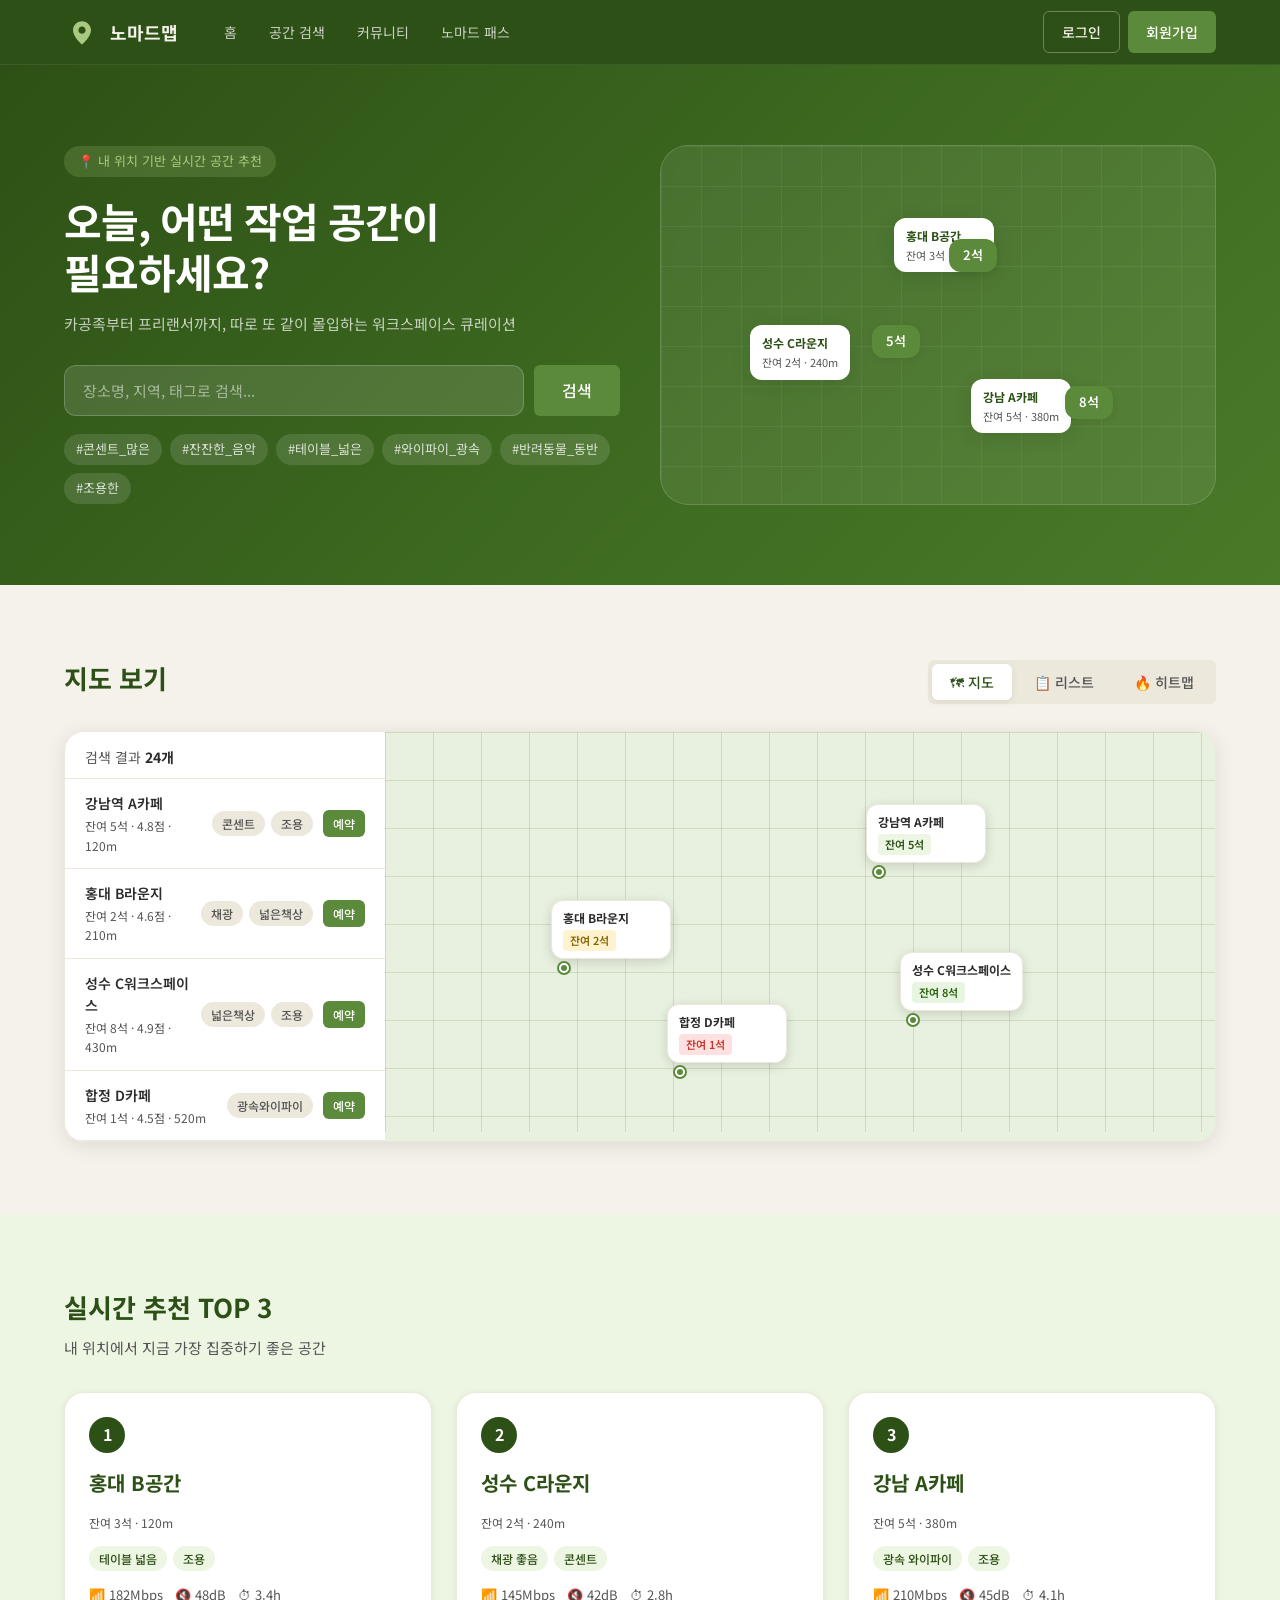
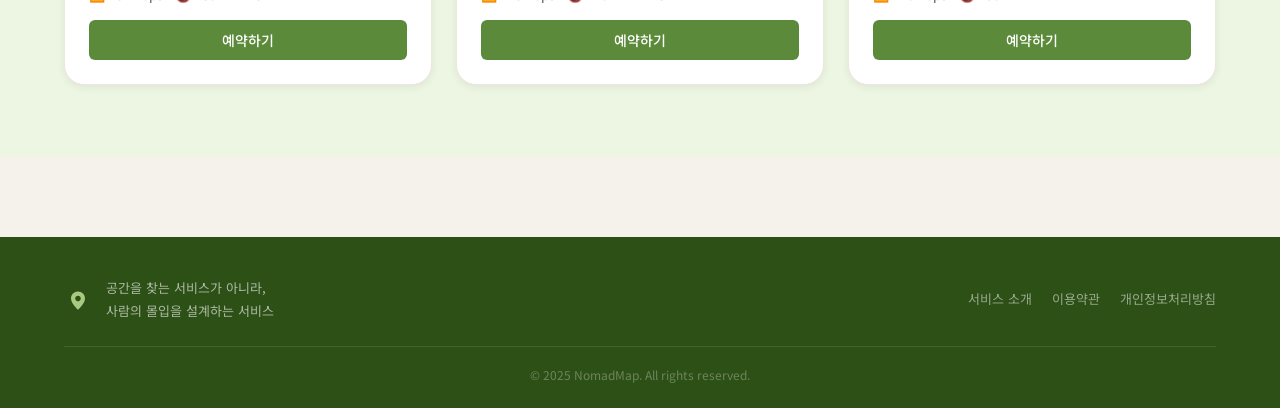
<file: index.html>
<!DOCTYPE html>
<html lang="ko">
<head>
  <meta charset="UTF-8" />
  <meta name="viewport" content="width=device-width, initial-scale=1.0" />
  <title>노마드맵 — 몰입을 설계하는 워크스페이스</title>
  <link rel="stylesheet" href="style.css" />
  <link rel="preconnect" href="https://fonts.googleapis.com" />
  <link href="https://fonts.googleapis.com/css2?family=Noto+Sans+KR:wght@300;400;500;700&family=Inter:wght@400;600;700&display=swap" rel="stylesheet" />
</head>
<body>

<!--
  페이지 전환 전략:
  - radio input을 <body> 최상단에 모두 배치
  - :checked 선택자로 해당 .page만 display:block
  - 메인은 아무것도 선택 안 됐을 때 기본 표시 (checked 상태로 시작)
-->

<!-- ① 페이지 전환용 radio (body 최상단) -->
<input type="radio" name="page" id="r-main"      class="page-radio" checked/>
<input type="radio" name="page" id="r-search"    class="page-radio"/>
<input type="radio" name="page" id="r-detail"    class="page-radio"/>
<input type="radio" name="page" id="r-community" class="page-radio"/>
<input type="radio" name="page" id="r-pass"      class="page-radio"/>
<input type="radio" name="page" id="r-mypage"    class="page-radio"/>
<input type="radio" name="page" id="r-login"     class="page-radio"/>
<input type="radio" name="page" id="r-signup"    class="page-radio"/>
<input type="radio" name="page" id="r-findid"    class="page-radio"/>
<input type="radio" name="page" id="r-findpw"    class="page-radio"/>

<!-- ② 탭 전환용 radio (body 최상단, 각 섹션 탭) -->
<!-- 메인 맵탭 -->
<input type="radio" name="maptab" id="mt-map"  class="page-radio" checked/>
<input type="radio" name="maptab" id="mt-list" class="page-radio"/>
<input type="radio" name="maptab" id="mt-heat" class="page-radio"/>
<!-- 상세 탭 -->
<input type="radio" name="dtab" id="dt-env"  class="page-radio" checked/>
<input type="radio" name="dtab" id="dt-seat" class="page-radio"/>
<input type="radio" name="dtab" id="dt-feed" class="page-radio"/>
<!-- 커뮤니티 탭 -->
<input type="radio" name="ctab" id="ct-dp" class="page-radio" checked/>
<input type="radio" name="ctab" id="ct-fb" class="page-radio"/>
<!-- 마이페이지 탭 -->
<input type="radio" name="mytab" id="my-dash"  class="page-radio" checked/>
<input type="radio" name="mytab" id="my-saved" class="page-radio"/>
<input type="radio" name="mytab" id="my-log"   class="page-radio"/>
<!-- 회원가입 단계 -->
<input type="radio" name="step" id="step1" class="page-radio" checked/>
<input type="radio" name="step" id="step2" class="page-radio"/>
<input type="radio" name="step" id="step3" class="page-radio"/>

<!-- NAV -->
<nav class="nav">
  <div class="nav__inner">
    <label for="r-main" class="nav__logo">
      <svg class="logo-svg" viewBox="0 0 40 40"><circle cx="20" cy="20" r="20" fill="#2D5016"/><path d="M20 8C14.48 8 10 12.48 10 18C10 25.5 20 34 20 34s10-8.5 10-16C30 12.48 25.52 8 20 8zm0 14c-2.21 0-4-1.79-4-4s1.79-4 4-4 4 1.79 4 4-1.79 4-4 4z" fill="#A8C97F"/></svg>
      <span>노마드맵</span>
    </label>
    <ul class="nav__links">
      <li><label for="r-main"      class="nav-link">홈</label></li>
      <li><label for="r-search"    class="nav-link">공간 검색</label></li>
      <li><label for="r-community" class="nav-link">커뮤니티</label></li>
      <li><label for="r-pass"      class="nav-link">노마드 패스</label></li>
    </ul>
    <div class="nav__actions">
      <label for="r-login"  class="btn btn--ghost">로그인</label>
      <label for="r-signup" class="btn btn--primary">회원가입</label>
    </div>
  </div>
</nav>

<!-- ===================== PAGE WRAPPER ===================== -->
<div class="pages">

<!-- ===== MAIN ===== -->
<div class="page" id="page-main">

  <div class="hero-bg">
  <div class="hero">
    <div class="hero__content">
      <p class="hero__eyebrow">📍 내 위치 기반 실시간 공간 추천</p>
      <h1 class="hero__title">오늘, 어떤 작업 공간이<br>필요하세요?</h1>
      <p class="hero__sub">카공족부터 프리랜서까지, 따로 또 같이 몰입하는 워크스페이스 큐레이션</p>
      <div class="hero__search">
        <input class="search-input" type="text" placeholder="장소명, 지역, 태그로 검색..."/>
        <label for="r-search" class="btn btn--primary btn--lg">검색</label>
      </div>
      <div class="hero__tags">
        <label for="r-search" class="tag">#콘센트_많은</label>
        <label for="r-search" class="tag">#잔잔한_음악</label>
        <label for="r-search" class="tag">#테이블_넓은</label>
        <label for="r-search" class="tag">#와이파이_광속</label>
        <label for="r-search" class="tag">#반려동물_동반</label>
        <label for="r-search" class="tag">#조용한</label>
      </div>
    </div>
    <div class="hero__map-preview">
      <div class="map-preview">
        <div class="map-grid-bg"></div>
        <div class="pin-card pin-1"><strong>홍대 B공간</strong><span>잔여 3석 · 120m</span></div>
        <div class="pin-card pin-2"><strong>성수 C라운지</strong><span>잔여 2석 · 240m</span></div>
        <div class="pin-card pin-3"><strong>강남 A카페</strong><span>잔여 5석 · 380m</span></div>
        <div class="seat-b s1">5석</div>
        <div class="seat-b s2">2석</div>
        <div class="seat-b s3">8석</div>
      </div>
    </div>
  </div>
  </div><!-- /hero-bg -->

  <!-- MAP TABS -->
  <div class="section section--ivory">
    <div class="container">
      <div class="section-header">
        <h2 class="section-title">지도 보기</h2>
        <div class="tab-group">
          <label for="mt-map"  class="tab">🗺 지도</label>
          <label for="mt-list" class="tab">📋 리스트</label>
          <label for="mt-heat" class="tab">🔥 히트맵</label>
        </div>
      </div>
      <!-- map -->
      <div class="mtab-content" id="mc-map">
        <div class="split-view">
          <div class="list-panel">
            <p class="result-count">검색 결과 <strong>24개</strong></p>
            <label for="r-detail" class="space-row"><div class="space-row__info"><span class="space-name">강남역 A카페</span><span class="space-meta">잔여 5석 · 4.8점 · 120m</span></div><div class="badge-group"><span class="badge">콘센트</span><span class="badge">조용</span></div><span class="btn btn--xs btn--primary">예약</span></label>
            <label for="r-detail" class="space-row"><div class="space-row__info"><span class="space-name">홍대 B라운지</span><span class="space-meta">잔여 2석 · 4.6점 · 210m</span></div><div class="badge-group"><span class="badge">채광</span><span class="badge">넓은책상</span></div><span class="btn btn--xs btn--primary">예약</span></label>
            <label for="r-detail" class="space-row"><div class="space-row__info"><span class="space-name">성수 C워크스페이스</span><span class="space-meta">잔여 8석 · 4.9점 · 430m</span></div><div class="badge-group"><span class="badge">넓은책상</span><span class="badge">조용</span></div><span class="btn btn--xs btn--primary">예약</span></label>
            <label for="r-detail" class="space-row"><div class="space-row__info"><span class="space-name">합정 D카페</span><span class="space-meta">잔여 1석 · 4.5점 · 520m</span></div><div class="badge-group"><span class="badge">광속와이파이</span></div><span class="btn btn--xs btn--primary">예약</span></label>
          </div>
          <div class="map-panel">
            <div class="map-simple">
              <div class="map-grid-lines"></div>
              <!-- A카페: 우측 상단 -->
              <div class="mpin" style="top:18%;left:58%">
                <div class="mpin-card">
                  <span class="mpin-name">강남역 A카페</span>
                  <span class="mpin-seat">잔여 5석</span>
                </div>
                <div class="mpin-dot"></div>
              </div>
              <!-- B라운지: 중앙 좌측 -->
              <div class="mpin" style="top:42%;left:20%">
                <div class="mpin-card">
                  <span class="mpin-name">홍대 B라운지</span>
                  <span class="mpin-seat mpin-seat--low">잔여 2석</span>
                </div>
                <div class="mpin-dot"></div>
              </div>
              <!-- C워크스페이스: 우측 하단 -->
              <div class="mpin" style="top:55%;left:62%">
                <div class="mpin-card">
                  <span class="mpin-name">성수 C워크스페이스</span>
                  <span class="mpin-seat mpin-seat--many">잔여 8석</span>
                </div>
                <div class="mpin-dot"></div>
              </div>
              <!-- D카페: 좌측 하단 -->
              <div class="mpin" style="top:68%;left:34%">
                <div class="mpin-card">
                  <span class="mpin-name">합정 D카페</span>
                  <span class="mpin-seat mpin-seat--urgent">잔여 1석</span>
                </div>
                <div class="mpin-dot"></div>
              </div>
            </div>
          </div>
        </div>
      </div>
      <!-- list -->
      <div class="mtab-content" id="mc-list">
        <div class="result-list-full">
          <label for="r-detail" class="result-item"><div class="result-thumb"></div><div class="result-body"><h4>강남역 A카페</h4><p class="space-meta">잔여 5석 · ⭐ 4.8 · 120m</p><div class="badge-group"><span class="badge">콘센트</span><span class="badge">조용함</span></div><div class="stat-row"><span>📶 210Mbps</span><span>🔇 45dB</span></div></div><span class="btn btn--primary">예약</span></label>
          <label for="r-detail" class="result-item"><div class="result-thumb t2"></div><div class="result-body"><h4>홍대 B라운지</h4><p class="space-meta">잔여 2석 · ⭐ 4.6 · 210m</p><div class="badge-group"><span class="badge">채광</span><span class="badge">넓은 책상</span></div><div class="stat-row"><span>📶 182Mbps</span><span>🔇 48dB</span></div></div><span class="btn btn--primary">예약</span></label>
          <label for="r-detail" class="result-item"><div class="result-thumb t3"></div><div class="result-body"><h4>성수 C워크스페이스</h4><p class="space-meta">잔여 8석 · ⭐ 4.9 · 430m</p><div class="badge-group"><span class="badge">넓은 책상</span><span class="badge">Deep Work</span></div><div class="stat-row"><span>📶 145Mbps</span><span>🔇 42dB</span></div></div><span class="btn btn--primary">예약</span></label>
          <label for="r-detail" class="result-item"><div class="result-thumb t4"></div><div class="result-body"><h4>합정 D카페</h4><p class="space-meta">잔여 1석 · ⭐ 4.5 · 520m</p><div class="badge-group"><span class="badge">광속 와이파이</span></div><div class="stat-row"><span>📶 310Mbps</span><span>🔇 52dB</span></div></div><span class="btn btn--primary">예약</span></label>
        </div>
      </div>
      <!-- heatmap -->
      <div class="mtab-content" id="mc-heat">
        <div class="heatmap-wrapper">
          <div class="heatmap-canvas">
            <div class="heatmap-grid-lines"></div>
            <!-- blur 없는 선명한 CSS 원형 -->
            <div class="hcircle hc-red"    style="width:160px;height:160px;top:-10px;right:8%"></div>
            <div class="hcircle hc-orange" style="width:140px;height:140px;top:22%;left:2%"></div>
            <div class="hcircle hc-gold"   style="width:120px;height:120px;top:10%;left:30%"></div>
            <div class="hcircle hc-gold"   style="width:110px;height:110px;bottom:8%;left:12%"></div>
            <div class="hcircle hc-gold"   style="width:100px;height:100px;bottom:12%;right:22%"></div>
            <p class="hmap-caption">몰입 인구가 많은 지역일수록 색이 진해집니다</p>
          </div>
          <div class="heatmap-info">
            <div class="info-card"><span class="info-label">지금 집중 중</span><span class="info-value">127명</span></div>
            <div class="info-card"><span class="info-label">예약 가능</span><span class="info-value">34석</span></div>
            <div class="legend-card">
              <p class="legend-title">히트맵 범례</p>
              <div class="legend-row"><span class="ldot ldot-low"></span>낮음</div>
              <div class="legend-row"><span class="ldot ldot-mid"></span>보통</div>
              <div class="legend-row"><span class="ldot ldot-high"></span>높음</div>
            </div>
          </div>
        </div>
      </div>
    </div>
  </div>

  <!-- TOP 3 -->
  <div class="section section--fog">
    <div class="container">
      <h2 class="section-title">실시간 추천 TOP 3</h2>
      <p class="section-sub">내 위치에서 지금 가장 집중하기 좋은 공간</p>
      <div class="top3-grid">
        <label for="r-detail" class="top-card"><div class="top-rank">1</div><h3>홍대 B공간</h3><p class="space-meta">잔여 3석 · 120m</p><div class="badge-group"><span class="badge badge-g">테이블 넓음</span><span class="badge badge-g">조용</span></div><div class="top-stats"><span>📶 182Mbps</span><span>🔇 48dB</span><span>⏱ 3.4h</span></div><span class="btn btn--primary btn--block">예약하기</span></label>
        <label for="r-detail" class="top-card"><div class="top-rank">2</div><h3>성수 C라운지</h3><p class="space-meta">잔여 2석 · 240m</p><div class="badge-group"><span class="badge badge-g">채광 좋음</span><span class="badge badge-g">콘센트</span></div><div class="top-stats"><span>📶 145Mbps</span><span>🔇 42dB</span><span>⏱ 2.8h</span></div><span class="btn btn--primary btn--block">예약하기</span></label>
        <label for="r-detail" class="top-card"><div class="top-rank">3</div><h3>강남 A카페</h3><p class="space-meta">잔여 5석 · 380m</p><div class="badge-group"><span class="badge badge-g">광속 와이파이</span><span class="badge badge-g">조용</span></div><div class="top-stats"><span>📶 210Mbps</span><span>🔇 45dB</span><span>⏱ 4.1h</span></div><span class="btn btn--primary btn--block">예약하기</span></label>
      </div>
    </div>
  </div>

</div><!-- /page-main -->

<!-- ===== SEARCH ===== -->
<div class="page" id="page-search">
  <div class="page-header">
    <div class="container">
      <h1 class="page-title">작업 환경 검색</h1>
      <div class="search-bar">
        <input class="search-input search-input--light" type="text" placeholder="오늘 어떤 작업 공간이 필요하세요?"/>
        <label for="r-detail" class="btn btn--primary">검색</label>
        <label for="r-search" class="btn btn--dark">📍 현재 위치</label>
      </div>
    </div>
  </div>
  <div class="container">
    <div class="search-layout">
      <aside class="filter-panel">
        <h3 class="filter-title">필터</h3>
        <div class="filter-group"><p class="filter-label">소음 수준</p><div class="pill-group"><input type="radio" name="noise" id="n1" class="page-radio" checked/><label for="n1" class="pill">낮음</label><input type="radio" name="noise" id="n2" class="page-radio"/><label for="n2" class="pill">중간</label><input type="radio" name="noise" id="n3" class="page-radio"/><label for="n3" class="pill">높음</label></div></div>
        <div class="filter-group"><p class="filter-label">좌석 유형</p><div class="pill-group"><input type="radio" name="seat" id="s1" class="page-radio"/><label for="s1" class="pill">창가</label><input type="radio" name="seat" id="s2" class="page-radio" checked/><label for="s2" class="pill">구석</label><input type="radio" name="seat" id="s3" class="page-radio"/><label for="s3" class="pill">테이블</label></div></div>
        <div class="filter-group"><p class="filter-label">와이파이 속도</p><div class="pill-group"><input type="radio" name="wifi" id="w1" class="page-radio" checked/><label for="w1" class="pill">100Mbps+</label><input type="radio" name="wifi" id="w2" class="page-radio"/><label for="w2" class="pill">50Mbps+</label><input type="radio" name="wifi" id="w3" class="page-radio"/><label for="w3" class="pill">제한없음</label></div></div>
        <div class="filter-group"><p class="filter-label">체류 시간</p><div class="pill-group"><input type="radio" name="time" id="t1" class="page-radio"/><label for="t1" class="pill">2시간+</label><input type="radio" name="time" id="t2" class="page-radio" checked/><label for="t2" class="pill">4시간+</label><input type="radio" name="time" id="t3" class="page-radio"/><label for="t3" class="pill">종일</label></div></div>
        <div class="filter-group"><p class="filter-label">반려동물</p><div class="pill-group"><input type="radio" name="pet" id="p1" class="page-radio"/><label for="p1" class="pill">가능</label><input type="radio" name="pet" id="p2" class="page-radio"/><label for="p2" class="pill">불가</label><input type="radio" name="pet" id="p3" class="page-radio" checked/><label for="p3" class="pill">상관없음</label></div></div>
      </aside>
      <div class="result-area">
        <div class="result-bar"><span class="result-count">검색 결과 <strong>24개</strong></span></div>
        <div class="result-list-full">
          <label for="r-detail" class="result-item"><div class="result-thumb"></div><div class="result-body"><h4>강남역 A카페</h4><p class="space-meta">잔여 5석 · ⭐ 4.8 · 120m</p><div class="badge-group"><span class="badge">콘센트</span><span class="badge">조용함</span></div><div class="stat-row"><span>📶 210Mbps</span><span>🔇 45dB</span></div></div><span class="btn btn--primary">예약</span></label>
          <label for="r-detail" class="result-item"><div class="result-thumb t2"></div><div class="result-body"><h4>홍대 B라운지</h4><p class="space-meta">잔여 2석 · ⭐ 4.6 · 210m</p><div class="badge-group"><span class="badge">채광</span><span class="badge">넓은 책상</span></div><div class="stat-row"><span>📶 182Mbps</span><span>🔇 48dB</span></div></div><span class="btn btn--primary">예약</span></label>
          <label for="r-detail" class="result-item"><div class="result-thumb t3"></div><div class="result-body"><h4>성수 C워크스페이스</h4><p class="space-meta">잔여 8석 · ⭐ 4.9 · 430m</p><div class="badge-group"><span class="badge">넓은 책상</span><span class="badge">Deep Work 추천</span></div><div class="stat-row"><span>📶 145Mbps</span><span>🔇 42dB</span></div></div><span class="btn btn--primary">예약</span></label>
          <label for="r-detail" class="result-item"><div class="result-thumb t4"></div><div class="result-body"><h4>합정 D카페</h4><p class="space-meta">잔여 1석 · ⭐ 4.5 · 520m</p><div class="badge-group"><span class="badge">광속 와이파이</span></div><div class="stat-row"><span>📶 310Mbps</span><span>🔇 52dB</span></div></div><span class="btn btn--primary">예약</span></label>
          <label for="r-detail" class="result-item"><div class="result-thumb t5"></div><div class="result-body"><h4>마포 E라운지</h4><p class="space-meta">잔여 4석 · ⭐ 4.7 · 680m</p><div class="badge-group"><span class="badge">반려동물</span><span class="badge">창가</span></div><div class="stat-row"><span>📶 98Mbps</span><span>🔇 50dB</span></div></div><span class="btn btn--primary">예약</span></label>
        </div>
      </div>
    </div>
  </div>
</div><!-- /page-search -->

<!-- ===== DETAIL ===== -->
<div class="page" id="page-detail">
  <div class="container">
    <label for="r-search" class="back-btn">← 검색 결과로</label>
    <div class="detail-hero">
      <div class="detail-main">
        <div class="detail-header">
          <h1 class="detail-title">홍대 B공간</h1>
          <span class="status-badge avail">잔여 3석</span>
          <span class="status-badge book">예약 가능</span>
        </div>
        <div class="reason-row"><span class="reason-label">지금 이 공간이 좋은 이유</span><span class="badge badge-g">테이블 넓음</span><span class="badge badge-g">와이파이 빠름</span><span class="badge badge-g">조용함</span></div>
        <div class="detail-photo"><span class="photo-text">실사 데이터 슬라이드</span><span class="photo-sub">책상 높이 · 콘센트 위치 · 창가 채광</span></div>
      </div>
      <div class="detail-sidebar">
        <div class="stat-row-v"><span>📍</span><span>홍대입구역 4분</span></div>
        <div class="stat-row-v"><span>📶</span><span>다운로드 182Mbps</span></div>
        <div class="stat-row-v"><span>🔇</span><span>평균 소음 48dB</span></div>
        <div class="stat-row-v"><span>⭐</span><span>추천 구역: 2층 구석</span></div>
        <div class="stat-row-v"><span>⏱</span><span>평균 체류 3.4시간</span></div>
        <label for="r-detail" class="btn btn--primary btn--block btn--lg">집중 좌석 예약하기</label>
      </div>
    </div>
    <!-- detail tabs -->
    <div class="detail-tab-bar">
      <label for="dt-env"  class="dtab">환경 리포트</label>
      <label for="dt-seat" class="dtab">좌석 맵</label>
      <label for="dt-feed" class="dtab">라이브 피드</label>
    </div>
    <div class="dtab-content" id="dc-env">
      <div class="report-grid">
        <div><h3 class="rep-title">시간대별 평균 소음 (dB)</h3><div class="bar-chart"><div class="bg"><div class="bar" style="height:42%"><span class="bv">42</span></div><span class="bl">09시</span></div><div class="bg"><div class="bar" style="height:45%"><span class="bv">45</span></div><span class="bl">11시</span></div><div class="bg"><div class="bar bar-peak" style="height:78%"><span class="bv">55</span></div><span class="bl">13시</span></div><div class="bg"><div class="bar" style="height:66%"><span class="bv">51</span></div><span class="bl">15시</span></div><div class="bg"><div class="bar" style="height:60%"><span class="bv">49</span></div><span class="bl">18시</span></div><div class="bg"><div class="bar bar-low" style="height:38%"><span class="bv">43</span></div><span class="bl">21시</span></div></div></div>
        <div><h3 class="rep-title">네트워크 속도</h3><div class="net-cards"><div class="net-card"><span>⬇</span><strong>다운로드 182Mbps</strong></div><div class="net-card"><span>⬆</span><strong>업로드 91Mbps</strong></div><div class="net-card"><span>🎥</span><strong>화상회의 안정성 높음</strong></div><div class="net-card"><span>☁️</span><strong>클라우드 작업 적합</strong></div></div></div>
      </div>
    </div>
    <div class="dtab-content" id="dc-seat">
      <h3 class="rep-title">집중 구역 평면도</h3>
      <div class="floor-grid">
        <div class="zone zone-win"><strong>창가</strong><small>채광 좋음</small></div>
        <div class="zone zone-ctr"><strong>중앙</strong><small>소음 보통</small></div>
        <div class="zone zone-cor"><strong>구석</strong><small>Deep Work 추천 ✨</small></div>
        <div class="zone zone-cnt"><strong>카운터</strong></div>
        <div class="zone zone-str"><strong>2층 계단</strong></div>
      </div>
    </div>
    <div class="dtab-content" id="dc-feed">
      <h3 class="rep-title">장소별 라이브 피드</h3>
      <div class="feed-list">
        <div class="feed-item"><span class="feed-av">🦁</span><div class="feed-body"><strong>프로그래밍하는 사자</strong><p>2층 구석 에어컨 조금 셈</p></div><span class="feed-time">방금</span></div>
        <div class="feed-item"><span class="feed-av">🐰</span><div class="feed-body"><strong>디자인하는 토끼</strong><p>창가 채광 최고예요 🌤</p></div><span class="feed-time">2분 전</span></div>
        <div class="feed-item"><span class="feed-av">🐼</span><div class="feed-body"><strong>기획하는 판다</strong><p>방금 쿠키 서비스 받았어요</p></div><span class="feed-time">5분 전</span></div>
        <div class="feed-item"><span class="feed-av">🦊</span><div class="feed-body"><strong>공부하는 여우</strong><p>콘센트는 벽면 쪽이 넉넉해요</p></div><span class="feed-time">8분 전</span></div>
      </div>
    </div>
  </div>
</div><!-- /page-detail -->

<!-- ===== COMMUNITY ===== -->
<div class="page" id="page-community">
  <div class="page-header">
    <div class="container">
      <h1 class="page-title">커뮤니티</h1>
      <div class="comm-tab-bar">
        <label for="ct-dp" class="ctab">디지털 칸막이</label>
        <label for="ct-fb" class="ctab">Focus Buddy</label>
      </div>
    </div>
  </div>
  <div class="container">
    <div class="ctab-content" id="cc-dp">
      <div class="partition-layout">
        <div>
          <h3 class="sub-title">오늘의 집중 룸</h3>
          <div class="room-grid">
            <div class="room-card"><div class="room-av">🦁</div><p class="room-status">코딩 중</p><span class="room-mode">Deep Work</span></div>
            <div class="room-card room-active"><div class="room-av">🐰</div><p class="room-status">디자인 중</p><span class="room-mode">ASMR 공유</span></div>
            <div class="room-card"><div class="room-av">🐱</div><p class="room-status">자격증 공부</p><span class="room-mode room-timer">25:00</span></div>
            <div class="room-card"><div class="room-av">🐶</div><p class="room-status">자료 조사</p><span class="room-mode">휴식 예정</span></div>
            <div class="room-card room-mine"><div class="room-av">🐻</div><p class="room-status">기획 중</p><span class="room-mode">집중 유지</span></div>
            <div class="room-card"><div class="room-av">🦊</div><p class="room-status">리뷰 작성</p><span class="room-mode">소통 가능</span></div>
          </div>
        </div>
        <div class="my-session">
          <div class="session-box"><h4>집중 타이머</h4><div class="timer-display">24:18</div><p class="timer-note">현재 세션 진행 중</p></div>
          <div class="session-box"><h4>오늘의 목표</h4><ul class="goal-list"><li class="goal-done">✓ 기획안 마감</li><li>• 회의자료 수정</li><li>• 2세션 완료</li></ul></div>
        </div>
      </div>
    </div>
    <div class="ctab-content" id="cc-fb">
      <div class="buddy-layout">
        <div class="buddy-card">
          <h2 class="buddy-title">Focus Buddy</h2>
          <div class="buddy-info">
            <div class="buddy-row"><span>🎯 목표</span><strong>리눅스 시험 공부</strong></div>
            <div class="buddy-row"><span>👥 멤버</span><strong>4명</strong></div>
            <div class="buddy-row"><span>⏱ 세션</span><strong>25분 집중 / 5분 휴식</strong></div>
            <div class="buddy-row"><span>📍 상태</span><strong class="hl">19분 진행 중</strong></div>
          </div>
          <label for="r-community" class="btn btn--primary btn--block btn--lg">💬 휴식 채팅 참여</label>
          <p class="buddy-note">휴식 시간에만 짧은 팝업 대화가 열려 서로를 가볍게 독려할 수 있습니다.</p>
        </div>
        <div class="buddy-rooms">
          <h3>현재 참여 중인 방</h3>
          <div class="broom"><div class="broom-info"><p>토익 공부방</p><small>8명 · 12분 진행 중</small></div><label for="r-community" class="btn btn--ghost btn--sm">참여</label></div>
          <div class="broom"><div class="broom-info"><p>정보처리기사 스터디</p><small>3명 · 세션 준비 중</small></div><label for="r-community" class="btn btn--ghost btn--sm">참여</label></div>
          <div class="broom"><div class="broom-info"><p>사이드 프로젝트 팀</p><small>6명 · 휴식 중 💬</small></div><label for="r-community" class="btn btn--primary btn--sm">채팅 참여</label></div>
          <label for="r-community" class="btn btn--ghost btn--block" style="margin-top:12px">+ 새 방 만들기</label>
        </div>
      </div>
    </div>
  </div>
</div><!-- /page-community -->

<!-- ===== PASS ===== -->
<div class="page" id="page-pass">
  <div class="page-header tc"><div class="container"><h1 class="page-title">Nomad Pass</h1><p class="page-sub">월 3만 원으로 카페 할인 + 공유오피스 이용권 + 예약 우선권</p></div></div>
  <div class="container">
    <div class="pass-hero tc"><div class="pass-price-box"><p class="pass-price-label">월정액</p><p class="pass-price">₩30,000<span>/월</span></p><p class="pass-tagline">카공족부터 프리랜서까지 모두를 위한 패스</p></div></div>
    <div class="benefits-grid">
      <div class="benefit-card"><div class="benefit-icon">☕</div><h4>아메리카노 할인</h4><p>제휴 카페 매일 1,000원 할인</p></div>
      <div class="benefit-card"><div class="benefit-icon">🏢</div><h4>공유오피스 일일권 2매</h4><p>제휴 공유오피스 월 2장 제공</p></div>
      <div class="benefit-card"><div class="benefit-icon">⚡</div><h4>집중 좌석 우선 예약</h4><p>일반 회원보다 1시간 먼저 예약</p></div>
      <div class="benefit-card"><div class="benefit-icon">📊</div><h4>프리미엄 리포트 열람</h4><p>나의 생산성 패턴 분석 제공</p></div>
    </div>
    <div class="pass-cta tc"><label for="r-pass" class="btn btn--primary btn--xl">패스 시작하기</label><p class="pass-note">언제든지 해지 가능 · 첫 달 무료 체험</p></div>
  </div>
</div><!-- /page-pass -->

<!-- ===== MYPAGE ===== -->
<div class="page" id="page-mypage">
  <div class="container">
    <div class="mypage-layout">
      <aside class="my-sidebar">
        <div class="my-profile"><div class="my-avatar">🐻</div><p class="my-name">기획하는 판다</p><span class="pass-tag">Nomad Pass</span></div>
        <nav class="my-nav">
          <label for="my-dash"  class="my-nav-item">📊 대시보드</label>
          <label for="my-saved" class="my-nav-item">🔖 저장한 장소</label>
          <label for="my-log"   class="my-nav-item">📝 워크로그</label>
          <label for="r-pass"   class="my-nav-item">🎫 노마드 패스</label>
        </nav>
      </aside>
      <div class="my-content">
        <div class="mytab-content" id="mc-dash">
          <h2 class="my-title">나의 워크로그</h2>
          <div class="stat-cards"><div class="stat-card"><p class="sc-label">이번 주 작업</p><p class="sc-value">18h</p></div><div class="stat-card"><p class="sc-label">집중 성공률</p><p class="sc-value">84%</p></div><div class="stat-card"><p class="sc-label">저장한 장소</p><p class="sc-value">12곳</p></div></div>
          <div class="dash-lower">
            <div class="weekly-box"><h4>이번 주 작업 시간 (h)</h4><div class="bar-chart bar-chart--sm"><div class="bg"><div class="bar" style="height:60%"></div><span class="bl">월</span></div><div class="bg"><div class="bar bar-peak" style="height:80%"></div><span class="bl">화</span></div><div class="bg"><div class="bar" style="height:40%"></div><span class="bl">수</span></div><div class="bg"><div class="bar bar-peak" style="height:100%"></div><span class="bl">목</span></div><div class="bg"><div class="bar" style="height:80%"></div><span class="bl">금</span></div></div></div>
            <div class="quick-info"><div class="qi"><p class="sc-label">Nomad Pass</p><p class="qi-val">잔여 18일</p></div><div class="qi"><p class="sc-label">최근 방문</p><p class="qi-val">성수 C라운지</p></div></div>
          </div>
        </div>
        <div class="mytab-content" id="mc-saved">
          <h2 class="my-title">저장한 장소</h2>
          <div class="saved-list">
            <label for="r-detail" class="saved-item"><div class="saved-thumb"></div><div class="saved-info"><h4>성수 C라운지</h4><p>잔여 2석 · ⭐ 4.9</p></div><span class="btn btn--ghost btn--sm">바로가기</span></label>
            <label for="r-detail" class="saved-item"><div class="saved-thumb t2"></div><div class="saved-info"><h4>홍대 B공간</h4><p>잔여 3석 · ⭐ 4.6</p></div><span class="btn btn--ghost btn--sm">바로가기</span></label>
            <label for="r-detail" class="saved-item"><div class="saved-thumb t3"></div><div class="saved-info"><h4>강남 A카페</h4><p>잔여 5석 · ⭐ 4.8</p></div><span class="btn btn--ghost btn--sm">바로가기</span></label>
          </div>
        </div>
        <div class="mytab-content" id="mc-log">
          <h2 class="my-title">워크로그 상세</h2>
          <div class="worklog-layout">
            <div>
              <h4 style="margin-bottom:12px;color:var(--g-dark)">월간 집중 리포트</h4>
              <svg class="line-svg" viewBox="0 0 400 160" xmlns="http://www.w3.org/2000/svg"><defs><linearGradient id="lg" x1="0" y1="0" x2="0" y2="1"><stop offset="0%" stop-color="#5a8a3a" stop-opacity="0.3"/><stop offset="100%" stop-color="#5a8a3a" stop-opacity="0"/></linearGradient></defs><polygon points="20,120 130,90 240,70 360,30 360,150 20,150" fill="url(#lg)"/><polyline points="20,120 130,90 240,70 360,30" fill="none" stroke="#5a8a3a" stroke-width="2.5" stroke-linecap="round"/><circle cx="20" cy="120" r="5" fill="#5a8a3a"/><circle cx="130" cy="90" r="5" fill="#5a8a3a"/><circle cx="240" cy="70" r="5" fill="#5a8a3a"/><circle cx="360" cy="30" r="5" fill="#5a8a3a"/><text x="10" y="152" font-size="11" fill="#888">1주</text><text x="120" y="152" font-size="11" fill="#888">2주</text><text x="230" y="152" font-size="11" fill="#888">3주</text><text x="350" y="152" font-size="11" fill="#888">4주</text></svg>
              <div class="insight-grid"><div class="insight-card ic-g"><span>📍</span><p>가장 잘 맞는 환경: <strong>조용한 구석</strong></p></div><div class="insight-card ic-y"><span>🌅</span><p>오전 9~12시 <strong>집중도 최고</strong></p></div><div class="insight-card ic-g"><span>📋</span><p>넓은 테이블 <strong>선호도 높음</strong></p></div><div class="insight-card ic-r"><span>📉</span><p>느린 와이파이 <strong>이탈률 높음</strong></p></div></div>
            </div>
            <div class="top-places"><h4>자주 가는 장소 TOP 3</h4><div class="tp-item"><span class="tp-rank">1</span><div><p>성수 C라운지</p><small>12회</small></div></div><div class="tp-item"><span class="tp-rank">2</span><div><p>홍대 B공간</p><small>9회</small></div></div><div class="tp-item"><span class="tp-rank">3</span><div><p>강남 A카페</p><small>7회</small></div></div><h4 style="margin-top:20px;margin-bottom:10px">개인 추천 태그</h4><div class="badge-group"><span class="badge badge-g">#조용함</span><span class="badge badge-g">#창가</span><span class="badge badge-g">#콘센트</span><span class="badge badge-g">#4시간이상</span></div></div>
          </div>
        </div>
      </div>
    </div>
  </div>
</div><!-- /page-mypage -->

<!-- ===== LOGIN ===== -->
<div class="page" id="page-login">
  <div class="auth-wrap">
    <div class="auth-card">
      <label for="r-main" class="auth-logo"><svg class="logo-svg logo-svg--sm" viewBox="0 0 40 40"><circle cx="20" cy="20" r="20" fill="#2D5016"/><path d="M20 8C14.48 8 10 12.48 10 18C10 25.5 20 34 20 34s10-8.5 10-16C30 12.48 25.52 8 20 8zm0 14c-2.21 0-4-1.79-4-4s1.79-4 4-4 4 1.79 4 4-1.79 4-4 4z" fill="#A8C97F"/></svg>노마드맵</label>
      <h2 class="auth-title">Login</h2>
      <div class="form-group"><label class="form-label">이메일</label><input class="form-input" type="email" placeholder="email@example.com"/></div>
      <div class="form-group"><label class="form-label">비밀번호</label><input class="form-input" type="password" placeholder="••••••••"/></div>
      <label for="r-mypage" class="btn btn--primary btn--block btn--lg">로그인</label>
      <div class="social-row">
        <label for="r-mypage" class="social-btn">Google</label>
        <label for="r-mypage" class="social-btn social-kakao">Kakao</label>
        <label for="r-mypage" class="social-btn social-naver">Naver</label>
      </div>
      <div class="auth-links"><label for="r-findid" style="color:var(--g-sage);cursor:pointer">아이디 찾기</label><span>|</span><label for="r-findpw" style="color:var(--g-sage);cursor:pointer">비밀번호 찾기</label><span>|</span><label for="r-signup" style="color:var(--g-sage);cursor:pointer">회원가입</label></div>
    </div>
  </div>
</div>

<!-- ===== SIGNUP ===== -->
<div class="page" id="page-signup">
  <div class="auth-wrap">
    <div class="auth-card auth-card--wide">
      <div class="step-tabs">
        <label for="step1" class="step-tab">1. 약관 동의</label>
        <label for="step2" class="step-tab">2. 기본정보</label>
        <label for="step3" class="step-tab">3. 완료</label>
      </div>
      <div class="signup-step" id="ss1"><div class="agree-list"><div class="agree-item agree-all"><input type="checkbox"/><label><strong>전체 동의</strong></label><button class="btn-text">보기</button></div><div class="agree-item"><input type="checkbox"/><label>[필수] 이용약관 동의</label><button class="btn-text">보기</button></div><div class="agree-item"><input type="checkbox"/><label>[필수] 개인정보 수집 및 이용</label><button class="btn-text">보기</button></div><div class="agree-item"><input type="checkbox"/><label>[선택] 마케팅 정보 수신 동의</label><button class="btn-text">보기</button></div></div><label for="step2" class="btn btn--primary btn--block">다음</label></div>
      <div class="signup-step" id="ss2"><div class="form-group"><label class="form-label">이메일</label><input class="form-input" type="email" placeholder="email@example.com"/></div><div class="form-group"><label class="form-label">비밀번호</label><input class="form-input" type="password" placeholder="••••••••"/></div><div class="form-group"><label class="form-label">비밀번호 확인</label><input class="form-input" type="password" placeholder="••••••••"/></div><div class="form-group"><label class="form-label">닉네임</label><input class="form-input" type="text" placeholder="기획하는판다"/></div><div class="btn-row"><label for="step1" class="btn btn--ghost">이전</label><label for="step3" class="btn btn--primary">가입하기</label></div></div>
      <div class="signup-step" id="ss3"><div class="complete-icon">✓</div><h3 class="complete-title">회원가입이 완료되었어요!</h3><p class="complete-sub">지금 바로 내 주변 작업 공간을 찾아보세요</p><div class="btn-row"><label for="r-main" class="btn btn--primary">메인으로 가기</label><label for="r-main" class="btn btn--ghost">선호 태그 설정</label></div></div>
    </div>
  </div>
</div>

<!-- ===== FIND-ID ===== -->
<div class="page" id="page-findid">
  <div class="auth-wrap"><div class="auth-card"><h2 class="auth-title">아이디 찾기</h2><p class="auth-sub">가입한 정보를 입력해주세요</p><div class="form-group"><label class="form-label">이름 또는 닉네임</label><input class="form-input" type="text" placeholder="이름 또는 닉네임"/></div><div class="form-group"><label class="form-label">휴대폰 번호</label><div class="input-row"><input class="form-input" type="tel" placeholder="010-0000-0000"/><label for="r-findid" class="btn btn--ghost btn--sm">인증번호</label></div></div><label for="r-login" class="btn btn--primary btn--block">아이디 확인하기</label><div class="auth-links"><label for="r-login" style="color:var(--g-sage);cursor:pointer">로그인으로 돌아가기</label></div></div></div>
</div>

<!-- ===== FIND-PW ===== -->
<div class="page" id="page-findpw">
  <div class="auth-wrap"><div class="auth-card"><h2 class="auth-title">비밀번호 재설정</h2><div class="form-group"><label class="form-label">가입한 이메일</label><input class="form-input" type="email" placeholder="email@example.com"/></div><div class="form-group"><label class="form-label">인증번호</label><input class="form-input" type="text" placeholder="6자리 인증번호"/></div><div class="form-group"><label class="form-label">새 비밀번호</label><input class="form-input" type="password" placeholder="••••••••"/></div><div class="form-group"><label class="form-label">비밀번호 확인</label><input class="form-input" type="password" placeholder="••••••••"/></div><label for="r-login" class="btn btn--primary btn--block">재설정 완료</label><div class="auth-links"><label for="r-login" style="color:var(--g-sage);cursor:pointer">로그인으로 돌아가기</label></div></div></div>
</div>

</div><!-- /pages -->

<!-- FOOTER -->
<footer class="footer">
  <div class="container">
    <div class="footer-inner">
      <div class="footer-brand"><svg class="logo-svg logo-svg--sm" viewBox="0 0 40 40"><circle cx="20" cy="20" r="20" fill="#2D5016"/><path d="M20 8C14.48 8 10 12.48 10 18C10 25.5 20 34 20 34s10-8.5 10-16C30 12.48 25.52 8 20 8zm0 14c-2.21 0-4-1.79-4-4s1.79-4 4-4 4 1.79 4 4-1.79 4-4 4z" fill="#A8C97F"/></svg><p>공간을 찾는 서비스가 아니라,<br>사람의 몰입을 설계하는 서비스</p></div>
      <div class="footer-links"><label for="r-main" style="cursor:pointer;color:rgba(255,255,255,.5)">서비스 소개</label><label for="r-main" style="cursor:pointer;color:rgba(255,255,255,.5)">이용약관</label><label for="r-main" style="cursor:pointer;color:rgba(255,255,255,.5)">개인정보처리방침</label></div>
    </div>
    <p class="footer-copy">© 2025 NomadMap. All rights reserved.</p>
  </div>
</footer>


</body>
</html>
</file>
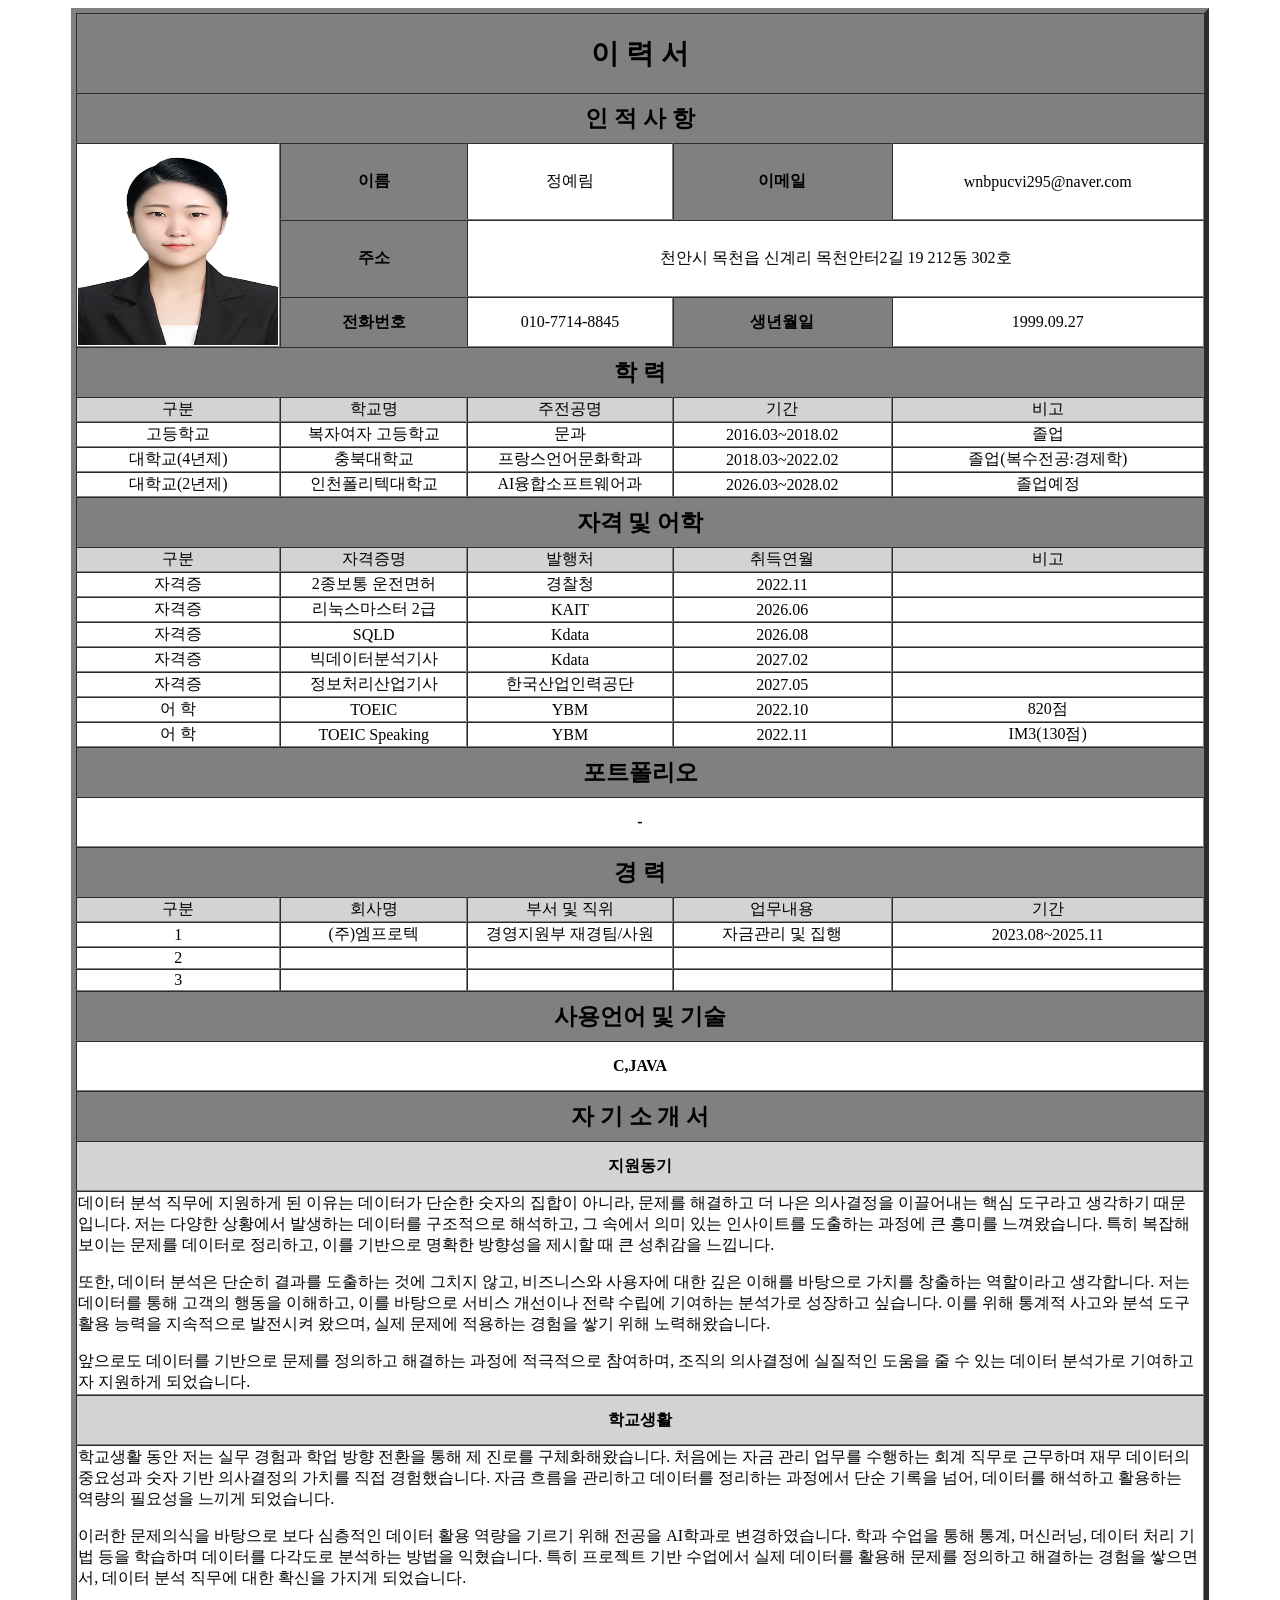
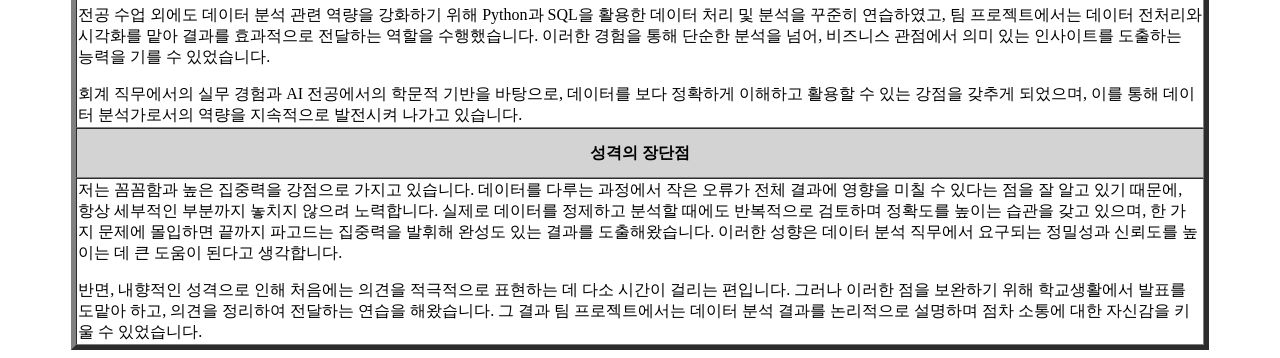
<file: resume1.html>
<HTML>
<HEAD>
	<meta charset="UTF-8">
        <title> 2602110261 AI융합소트트웨어과 정예림 이력서</title>
</HEAD>

<BODY>
 <TABLE border="5" width="90%" height="auto" align="center" cellspacing="0">
 <tr>
     <th align="center" colspan="5" height="80" bgcolor="gray">
     <big><big><big>이 력 서</big></big></big> </th>
   </tr>
   <tr>
    <th colspan="5" height="50" bgcolor="gray">
    <big><big>인 적 사 항</big></big></th>
  </tr>
    <td align="center" rowspan="3" width="180" height="180">
    <img src="Boardimg/resume.jpg" width=200px height=200px></TD>
    <th align="center" bgcolor="gray">이름</th>
    <td align="center">정예림</td>
    <th align="center" bgcolor="gray">이메일</th>
     <td align="center">wnbpucvi295@naver.com</td>
   </tr>
   <tr>
    <th align="center" bgcolor="gray">주소</th>
    <td align="center" colspan="3"> 천안시 목천읍 신계리 목천안터2길 19 212동 302호
   </tr>
   <tr>
    <th align="center" height="40" bgcolor="gray">전화번호</th> <td align="center">010-7714-8845</td>
    <th align="center" height="50" bgcolor="gray">생년월일</th> <td align="center">1999.09.27</td>
    <tr>
      <th colspan="5" height="50" bgcolor="gray">
      <big><big>학              력</big></big></th>
    </tr>
    <tr>
   <td align="center" bgcolor="lightgray">구분</td><td align="center" bgcolor="lightgray">학교명</td><td align="center" bgcolor="lightgray">주전공명</td><td align="center" bgcolor="lightgray">기간</td><td align="center" bgcolor="lightgray">비고</td>
     </tr>
     <tr>
     <td align="center">고등학교</td><td align="center"> 복자여자 고등학교 </td><td align="center">문과</td><td align="center">2016.03~2018.02</td><td align="center">졸업</td></tr>
     <td align="center">대학교(4년제)</td><td align="center">충북대학교</td><td align="center">프랑스언어문화학과</td><td align="center">2018.03~2022.02</td><td align="center">졸업(복수전공:경제학)</td></tr>
     <td align="center">대학교(2년제)</td><td align="center">인천폴리텍대학교</td><td align="center">AI융합소프트웨어과</td><td align="center">2026.03~2028.02</td><td align="center">졸업예정</td></tr>
    <tr>
      <th colspan="5" height="50" bgcolor="gray">
      <big><big>자격 및 어학</big></big></th>
    </tr>
    <tr>
  <td align="center" bgcolor="lightgray">구분</td><td align="center" bgcolor="lightgray">자격증명</td><td align="center" bgcolor="lightgray">발행처</td><td align="center" bgcolor="lightgray">취득연월</td><td align="center" bgcolor="lightgray">비고</td></tr>
   <tr>
   <td align="center">자격증</td><td align="center">2종보통 운전면허</td><td align="center">경찰청</td><td align="center">2022.11</td><td align="center"></td></tr>
 <tr>
 <td align="center">자격증</td><td align="center">리눅스마스터 2급</td><td align="center">KAIT</td><td align="center">2026.06</td><td align="center"></td></tr>
 <tr>
  <td align="center">자격증</td><td align="center">SQLD</td><td align="center">Kdata</td><td align="center">2026.08</td><td align="center"></td></tr>
  <td align="center">자격증</td><td align="center">빅데이터분석기사</td><td align="center">Kdata</td><td align="center">2027.02</td><td align="center"></td></tr>
 <td align="center">자격증</td><td align="center">정보처리산업기사</td><td align="center">한국산업인력공단</td><td align="center">2027.05</td><td align="center"></td></tr>
 <td align="center">어 학</td><td align="center">TOEIC</td><td align="center">YBM</td><td align="center">2022.10</td><td align="center">820점</td></tr>
 <td align="center">어 학</td><td align="center">TOEIC Speaking</td><td align="center">YBM</td><td align="center">2022.11</td><td align="center">IM3(130점)</td></tr>
 <tr>
  <th colspan="5" height="50" bgcolor="gray">
      <big><big>포트폴리오</big></big></th>
  <tr>
  <th colspan="5" height="50">-</th>  
  </tr>
 <tr>
  <th colspan="5" height="50" bgcolor="gray">
      <big><big>경 력</big></big></th>
  </tr>
  <tr>
 <td align="center" bgcolor="lightgray">구분</td><td align="center" bgcolor="lightgray">회사명</td><td align="center" bgcolor="lightgray">부서 및 직위</td><td align="center" bgcolor="lightgray">업무내용</td><td align="center" bgcolor="lightgray">기간</td></tr>
 <tr>
 <td align="center">1</td><td align="center">(주)엠프로텍</td><td align="center">경영지원부 재경팀/사원</td><td align="center">자금관리 및 집행</td><td align="center">2023.08~2025.11</td></tr>
 <tr>
 <td align="center">2</td><td align="center"></td><td align="center"></td><td align="center"></td><td align="center"></td></tr>
<td align="center">3</td><td align="center"></td><td align="center"></td><td align="center"></td><td align="center"></td></tr>
<tr>
  <th colspan="5" height="50" bgcolor="gray">
      <big><big>사용언어 및 기술</big></big></th>
  </tr>
  <tr>
  <th tr colspan="5" height="50">C,JAVA</th>
  </tr>
<tr>
  <th colspan="5" height="50" bgcolor="gray">
      <big><big>자 기 소 개 서</big></big></th>
  </tr>
<tr><th colspan="5" height="50" bgcolor="lightgray">지원동기</th></tr>
 <tr><td colspan="5">데이터 분석 직무에 지원하게 된 이유는 데이터가 단순한 숫자의 집합이 아니라, 문제를 해결하고 더 나은 의사결정을 이끌어내는 핵심 도구라고 생각하기 때문입니다. 저는 다양한 상황에서 발생하는 데이터를 구조적으로 해석하고, 그 속에서 의미 있는 인사이트를 도출하는 과정에 큰 흥미를 느껴왔습니다. 특히 복잡해 보이는 문제를 데이터로 정리하고, 이를 기반으로 명확한 방향성을 제시할 때 큰 성취감을 느낍니다.<p>
</p><p>또한, 데이터 분석은 단순히 결과를 도출하는 것에 그치지 않고, 비즈니스와 사용자에 대한 깊은 이해를 바탕으로 가치를 창출하는 역할이라고 생각합니다. 저는 데이터를 통해 고객의 행동을 이해하고, 이를 바탕으로 서비스 개선이나 전략 수립에 기여하는 분석가로 성장하고 싶습니다. 이를 위해 통계적 사고와 분석 도구 활용 능력을 지속적으로 발전시켜 왔으며, 실제 문제에 적용하는 경험을 쌓기 위해 노력해왔습니다.</p>
<p>앞으로도 데이터를 기반으로 문제를 정의하고 해결하는 과정에 적극적으로 참여하며, 조직의 의사결정에 실질적인 도움을 줄 수 있는 데이터 분석가로 기여하고자 지원하게 되었습니다.</p></td></tr>
 <tr><th colspan="5" height="50" bgcolor="lightgray">학교생활</th></tr>
  <tr><td colspan="5">학교생활 동안 저는 실무 경험과 학업 방향 전환을 통해 제 진로를 구체화해왔습니다. 처음에는 자금 관리 업무를 수행하는 회계 직무로 근무하며 재무 데이터의 중요성과 숫자 기반 의사결정의 가치를 직접 경험했습니다. 자금 흐름을 관리하고 데이터를 정리하는 과정에서 단순 기록을 넘어, 데이터를 해석하고 활용하는 역량의 필요성을 느끼게 되었습니다.<p>
</p><p>이러한 문제의식을 바탕으로 보다 심층적인 데이터 활용 역량을 기르기 위해 전공을 AI학과로 변경하였습니다. 학과 수업을 통해 통계, 머신러닝, 데이터 처리 기법 등을 학습하며 데이터를 다각도로 분석하는 방법을 익혔습니다. 특히 프로젝트 기반 수업에서 실제 데이터를 활용해 문제를 정의하고 해결하는 경험을 쌓으면서, 데이터 분석 직무에 대한 확신을 가지게 되었습니다.</p>
<p>전공 수업 외에도 데이터 분석 관련 역량을 강화하기 위해 Python과 SQL을 활용한 데이터 처리 및 분석을 꾸준히 연습하였고, 팀 프로젝트에서는 데이터 전처리와 시각화를 맡아 결과를 효과적으로 전달하는 역할을 수행했습니다. 이러한 경험을 통해 단순한 분석을 넘어, 비즈니스 관점에서 의미 있는 인사이트를 도출하는 능력을 기를 수 있었습니다.</p>
<p>회계 직무에서의 실무 경험과 AI 전공에서의 학문적 기반을 바탕으로, 데이터를 보다 정확하게 이해하고 활용할 수 있는 강점을 갖추게 되었으며, 이를 통해 데이터 분석가로서의 역량을 지속적으로 발전시켜 나가고 있습니다.</p></tr>
  <tr><th colspan="5" height="50" bgcolor="lightgray">성격의 장단점</th></tr>
 <tr><td colspan="5">저는 꼼꼼함과 높은 집중력을 강점으로 가지고 있습니다. 데이터를 다루는 과정에서 작은 오류가 전체 결과에 영향을 미칠 수 있다는 점을 잘 알고 있기 때문에, 항상 세부적인 부분까지 놓치지 않으려 노력합니다. 실제로 데이터를 정제하고 분석할 때에도 반복적으로 검토하며 정확도를 높이는 습관을 갖고 있으며, 한 가지 문제에 몰입하면 끝까지 파고드는 집중력을 발휘해 완성도 있는 결과를 도출해왔습니다. 이러한 성향은 데이터 분석 직무에서 요구되는 정밀성과 신뢰도를 높이는 데 큰 도움이 된다고 생각합니다.<p>
</p><p>반면, 내향적인 성격으로 인해 처음에는 의견을 적극적으로 표현하는 데 다소 시간이 걸리는 편입니다. 그러나 이러한 점을 보완하기 위해 학교생활에서 발표를 도맡아 하고, 의견을 정리하여 전달하는 연습을 해왔습니다. 그 결과 팀 프로젝트에서는 데이터 분석 결과를 논리적으로 설명하며 점차 소통에 대한 자신감을 키울 수 있었습니다.<p>

</TABLE>
</BODY>
</HTML>
</file>
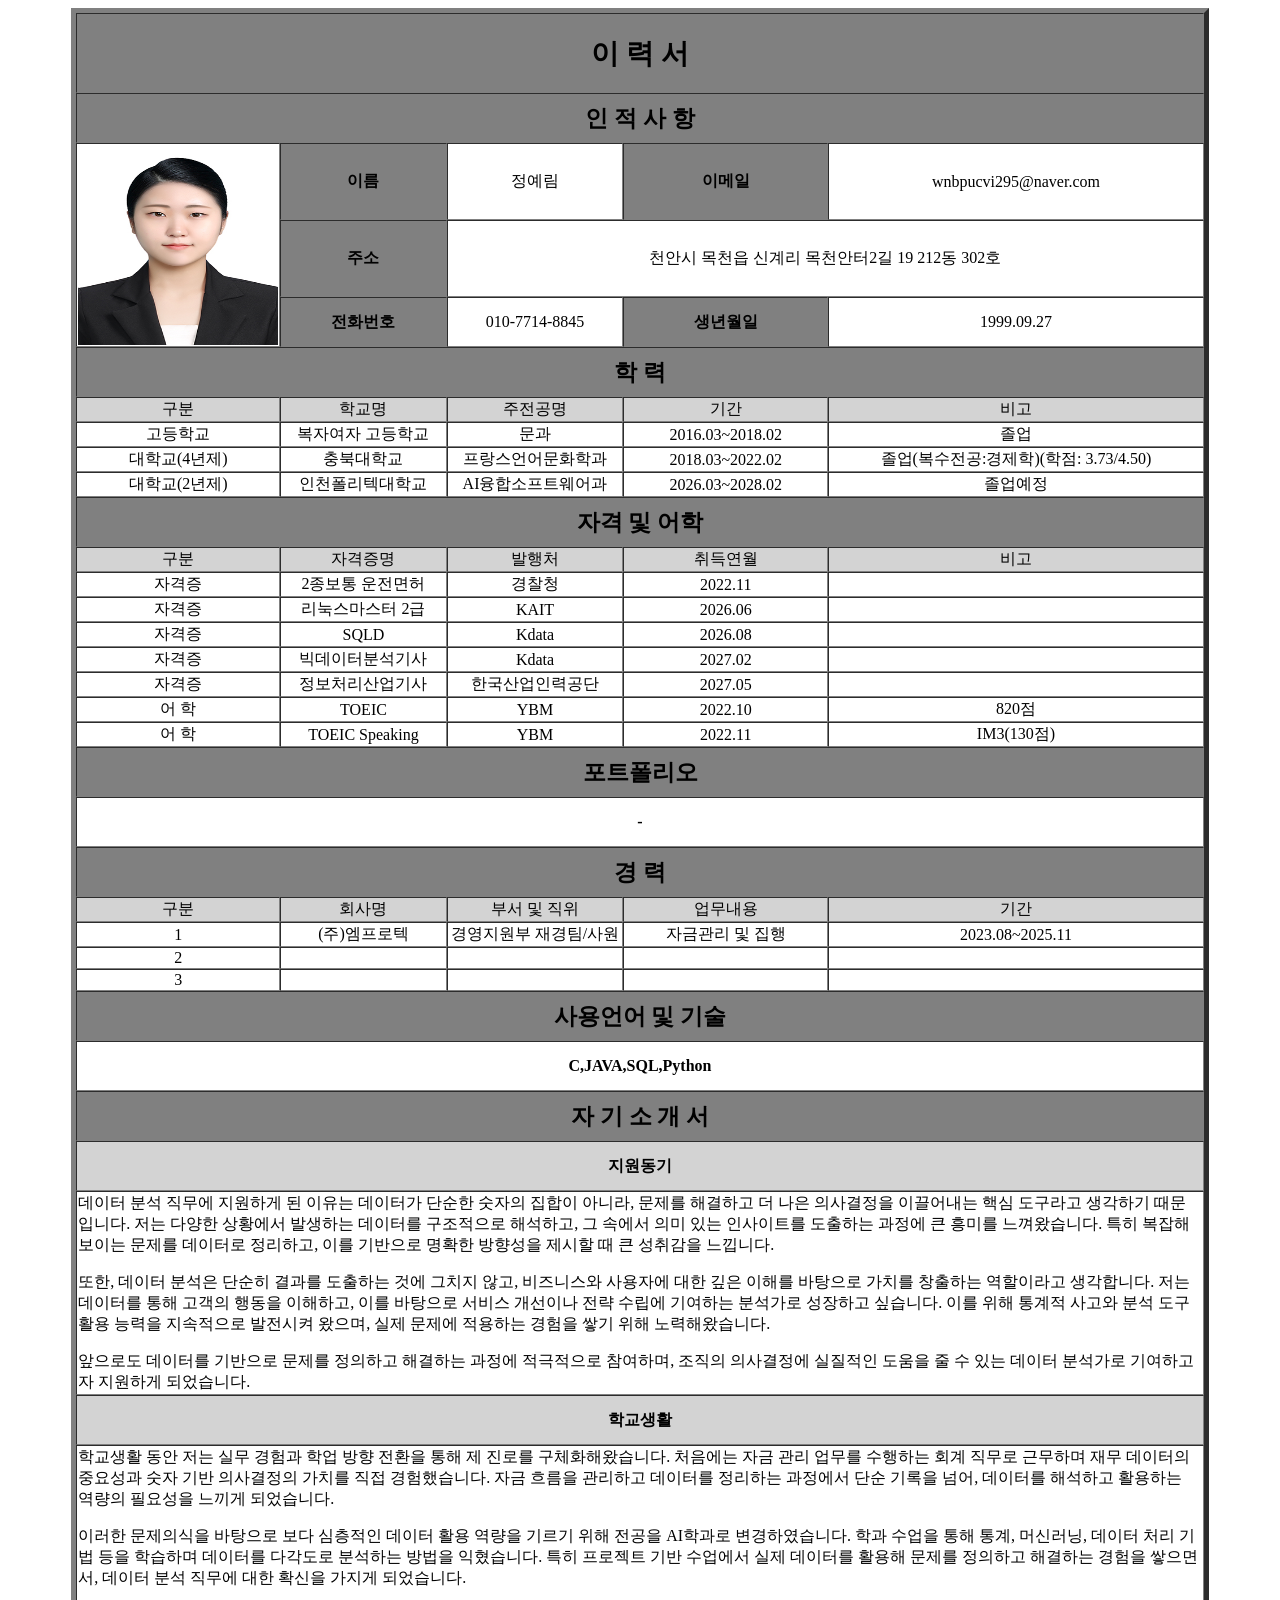
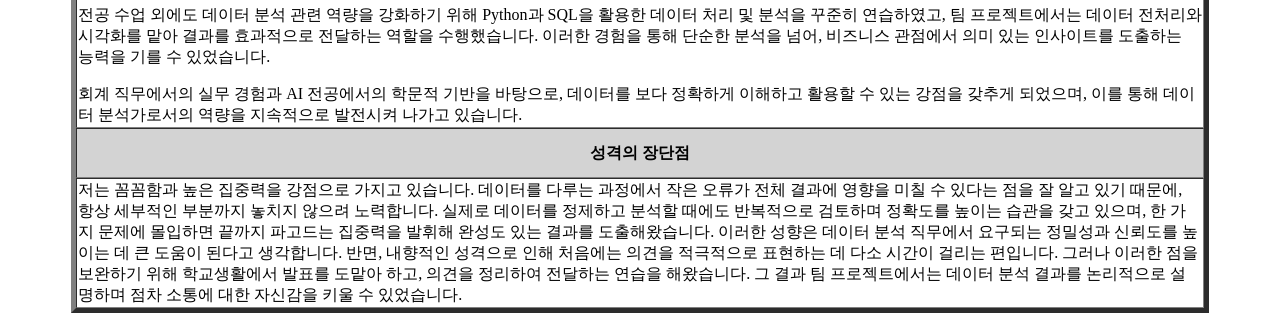
<file: resume_final.html>
<HTML>
<HEAD>
	<meta charset="UTF-8">
        <title> 2602110261 AI융합소트트웨어과 정예림 이력서</title>
</HEAD>

<BODY>
 <TABLE border="5" width="90%" height="auto" align="center" cellspacing="0">
 <tr>
     <th align="center" colspan="5" height="80" bgcolor="gray">
     <big><big><big>이 력 서</big></big></big> </th>
   </tr>
   <tr>
    <th colspan="5" height="50" bgcolor="gray">
    <big><big>인 적 사 항</big></big></th>
  </tr>
    <td align="center" rowspan="3" width="180" height="180">
    <img src="Boardimg/resume.jpg" width=200px height=200px></TD>
    <th align="center" bgcolor="gray">이름</th>
    <td align="center">정예림</td>
    <th align="center" bgcolor="gray">이메일</th>
     <td align="center">wnbpucvi295@naver.com</td>
   </tr>
   <tr>
    <th align="center" bgcolor="gray">주소</th>
    <td align="center" colspan="3"> 천안시 목천읍 신계리 목천안터2길 19 212동 302호
   </tr>
   <tr>
    <th align="center" height="40" bgcolor="gray">전화번호</th> <td align="center">010-7714-8845</td>
    <th align="center" height="50" bgcolor="gray">생년월일</th> <td align="center">1999.09.27</td>
    <tr>
      <th colspan="5" height="50" bgcolor="gray">
      <big><big>학              력</big></big></th>
    </tr>
    <tr>
   <td align="center" bgcolor="lightgray">구분</td><td align="center" bgcolor="lightgray">학교명</td><td align="center" bgcolor="lightgray">주전공명</td><td align="center" bgcolor="lightgray">기간</td><td align="center" bgcolor="lightgray">비고</td>
     </tr>
     <tr>
     <td align="center">고등학교</td><td align="center"> 복자여자 고등학교 </td><td align="center">문과</td><td align="center">2016.03~2018.02</td><td align="center">졸업</td></tr>
     <td align="center">대학교(4년제)</td><td align="center">충북대학교</td><td align="center">프랑스언어문화학과</td><td align="center">2018.03~2022.02</td><td align="center">졸업(복수전공:경제학)(학점: 3.73/4.50)</td></tr>
     <td align="center">대학교(2년제)</td><td align="center">인천폴리텍대학교</td><td align="center">AI융합소프트웨어과</td><td align="center">2026.03~2028.02</td><td align="center">졸업예정</td></tr>
    <tr>
      <th colspan="5" height="50" bgcolor="gray">
      <big><big>자격 및 어학</big></big></th>
    </tr>
    <tr>
  <td align="center" bgcolor="lightgray">구분</td><td align="center" bgcolor="lightgray">자격증명</td><td align="center" bgcolor="lightgray">발행처</td><td align="center" bgcolor="lightgray">취득연월</td><td align="center" bgcolor="lightgray">비고</td></tr>
   <tr>
   <td align="center">자격증</td><td align="center">2종보통 운전면허</td><td align="center">경찰청</td><td align="center">2022.11</td><td align="center"></td></tr>
 <tr>
 <td align="center">자격증</td><td align="center">리눅스마스터 2급</td><td align="center">KAIT</td><td align="center">2026.06</td><td align="center"></td></tr>
 <tr>
  <td align="center">자격증</td><td align="center">SQLD</td><td align="center">Kdata</td><td align="center">2026.08</td><td align="center"></td></tr>
  <td align="center">자격증</td><td align="center">빅데이터분석기사</td><td align="center">Kdata</td><td align="center">2027.02</td><td align="center"></td></tr>
 <td align="center">자격증</td><td align="center">정보처리산업기사</td><td align="center">한국산업인력공단</td><td align="center">2027.05</td><td align="center"></td></tr>
 <td align="center">어 학</td><td align="center">TOEIC</td><td align="center">YBM</td><td align="center">2022.10</td><td align="center">820점</td></tr>
 <td align="center">어 학</td><td align="center">TOEIC Speaking</td><td align="center">YBM</td><td align="center">2022.11</td><td align="center">IM3(130점)</td></tr>
 <tr>
  <th colspan="5" height="50" bgcolor="gray">
      <big><big>포트폴리오</big></big></th>
  <tr>
  <th colspan="5" height="50">-</th>  
  </tr>
 <tr>
  <th colspan="5" height="50" bgcolor="gray">
      <big><big>경 력</big></big></th>
  </tr>
  <tr>
 <td align="center" bgcolor="lightgray">구분</td><td align="center" bgcolor="lightgray">회사명</td><td align="center" bgcolor="lightgray">부서 및 직위</td><td align="center" bgcolor="lightgray">업무내용</td><td align="center" bgcolor="lightgray">기간</td></tr>
 <tr>
 <td align="center">1</td><td align="center">(주)엠프로텍</td><td align="center">경영지원부 재경팀/사원</td><td align="center">자금관리 및 집행</td><td align="center">2023.08~2025.11</td></tr>
 <tr>
 <td align="center">2</td><td align="center"></td><td align="center"></td><td align="center"></td><td align="center"></td></tr>
<td align="center">3</td><td align="center"></td><td align="center"></td><td align="center"></td><td align="center"></td></tr>
<tr>
  <th colspan="5" height="50" bgcolor="gray">
      <big><big>사용언어 및 기술</big></big></th>
  </tr>
  <tr>
  <th tr colspan="5" height="50">C,JAVA,SQL,Python</th>
  </tr>
<tr>
  <th colspan="5" height="50" bgcolor="gray">
      <big><big>자 기 소 개 서</big></big></th>
  </tr>
<tr><th colspan="5" height="50" bgcolor="lightgray">지원동기</th></tr>
 <tr><td colspan="5">데이터 분석 직무에 지원하게 된 이유는 데이터가 단순한 숫자의 집합이 아니라, 문제를 해결하고 더 나은 의사결정을 이끌어내는 핵심 도구라고 생각하기 때문입니다. 저는 다양한 상황에서 발생하는 데이터를 구조적으로 해석하고, 그 속에서 의미 있는 인사이트를 도출하는 과정에 큰 흥미를 느껴왔습니다. 특히 복잡해 보이는 문제를 데이터로 정리하고, 이를 기반으로 명확한 방향성을 제시할 때 큰 성취감을 느낍니다.<p>
</p><p>또한, 데이터 분석은 단순히 결과를 도출하는 것에 그치지 않고, 비즈니스와 사용자에 대한 깊은 이해를 바탕으로 가치를 창출하는 역할이라고 생각합니다. 저는 데이터를 통해 고객의 행동을 이해하고, 이를 바탕으로 서비스 개선이나 전략 수립에 기여하는 분석가로 성장하고 싶습니다. 이를 위해 통계적 사고와 분석 도구 활용 능력을 지속적으로 발전시켜 왔으며, 실제 문제에 적용하는 경험을 쌓기 위해 노력해왔습니다.</p>
<p>앞으로도 데이터를 기반으로 문제를 정의하고 해결하는 과정에 적극적으로 참여하며, 조직의 의사결정에 실질적인 도움을 줄 수 있는 데이터 분석가로 기여하고자 지원하게 되었습니다.</p></td></tr>
 <tr><th colspan="5" height="50" bgcolor="lightgray">학교생활</th></tr>
  <tr><td colspan="5">학교생활 동안 저는 실무 경험과 학업 방향 전환을 통해 제 진로를 구체화해왔습니다. 처음에는 자금 관리 업무를 수행하는 회계 직무로 근무하며 재무 데이터의 중요성과 숫자 기반 의사결정의 가치를 직접 경험했습니다. 자금 흐름을 관리하고 데이터를 정리하는 과정에서 단순 기록을 넘어, 데이터를 해석하고 활용하는 역량의 필요성을 느끼게 되었습니다.<p>
</p><p>이러한 문제의식을 바탕으로 보다 심층적인 데이터 활용 역량을 기르기 위해 전공을 AI학과로 변경하였습니다. 학과 수업을 통해 통계, 머신러닝, 데이터 처리 기법 등을 학습하며 데이터를 다각도로 분석하는 방법을 익혔습니다. 특히 프로젝트 기반 수업에서 실제 데이터를 활용해 문제를 정의하고 해결하는 경험을 쌓으면서, 데이터 분석 직무에 대한 확신을 가지게 되었습니다.</p>
<p>전공 수업 외에도 데이터 분석 관련 역량을 강화하기 위해 Python과 SQL을 활용한 데이터 처리 및 분석을 꾸준히 연습하였고, 팀 프로젝트에서는 데이터 전처리와 시각화를 맡아 결과를 효과적으로 전달하는 역할을 수행했습니다. 이러한 경험을 통해 단순한 분석을 넘어, 비즈니스 관점에서 의미 있는 인사이트를 도출하는 능력을 기를 수 있었습니다.</p>
<p>회계 직무에서의 실무 경험과 AI 전공에서의 학문적 기반을 바탕으로, 데이터를 보다 정확하게 이해하고 활용할 수 있는 강점을 갖추게 되었으며, 이를 통해 데이터 분석가로서의 역량을 지속적으로 발전시켜 나가고 있습니다.</p></tr>
  <tr><th colspan="5" height="50" bgcolor="lightgray">성격의 장단점</th></tr>
 <tr><td colspan="5">저는 꼼꼼함과 높은 집중력을 강점으로 가지고 있습니다. 데이터를 다루는 과정에서 작은 오류가 전체 결과에 영향을 미칠 수 있다는 점을 잘 알고 있기 때문에, 항상 세부적인 부분까지 놓치지 않으려 노력합니다. 실제로 데이터를 정제하고 분석할 때에도 반복적으로 검토하며 정확도를 높이는 습관을 갖고 있으며, 한 가지 문제에 몰입하면 끝까지 파고드는 집중력을 발휘해 완성도 있는 결과를 도출해왔습니다. 이러한 성향은 데이터 분석 직무에서 요구되는 정밀성과 신뢰도를 높이는 데 큰 도움이 된다고 생각합니다. 반면, 내향적인 성격으로 인해 처음에는 의견을 적극적으로 표현하는 데 다소 시간이 걸리는 편입니다. 그러나 이러한 점을 보완하기 위해 학교생활에서 발표를 도맡아 하고, 의견을 정리하여 전달하는 연습을 해왔습니다. 그 결과 팀 프로젝트에서는 데이터 분석 결과를 논리적으로 설명하며 점차 소통에 대한 자신감을 키울 수 있었습니다.

</TABLE>
</BODY>
</HTML>
</file>
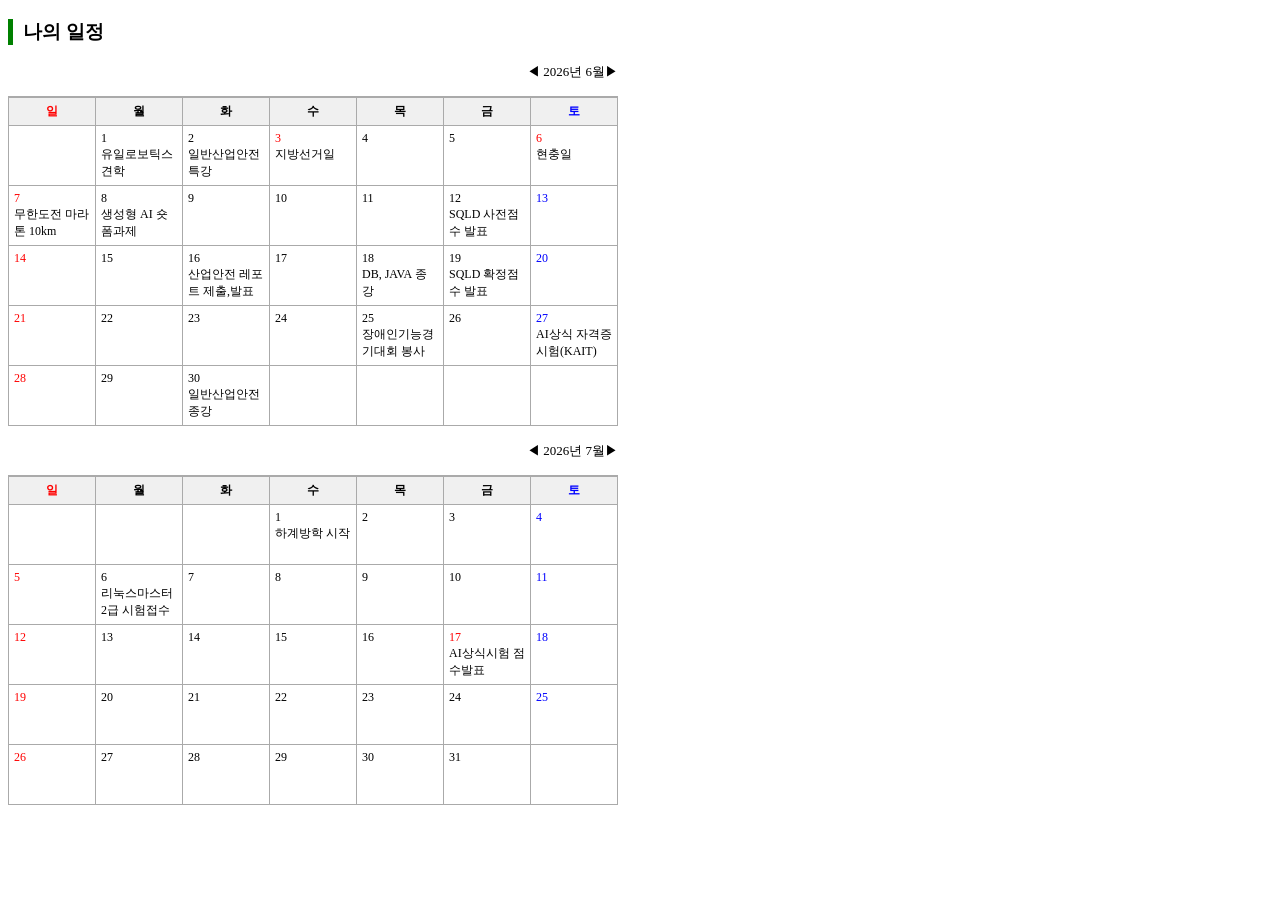
<file: task1.html>
<!DOCTYPE html>
<html>
<head>
<meta charset='utf-8'>
<style>
    table {border-collapse: collapse; width : 610px; font-size : 12px; border-top : solid 2px #aaaaaa; margin-top: 15px;}
    td {border : solid 1px #aaaaaa; width : 76px; padding: 5px;}
    tr {height: 60px; vertical-align: top;}
    h3 {border-left: solid 5px green; padding-left: 10px;}
    div {font-size : small; width: 610px; text-align: right;}
    #day {height : 20px; background-color: #f0f0f0; text-align: center; font-weight: bold;}
    r {color : red;}
    bl {color : blue;}
</style>
</head>
<body>
    <h3> 나의 일정 </h3>
    <div> ◀ 2026년 6월▶ </div>
    <table><tr id = 'day'>
        <td><r>일</r></td>
        <td>월</td>
        <td>화</td>
        <td>수</td>
        <td>목</td>
        <td>금</td>
        <td><bl>토</bl></td></tr>
    <tr>
        <td></td>
        <td>1<br>유일로보틱스 견학</td>
        <td>2<br>일반산업안전 특강</td>
        <td><r>3</r><br>지방선거일</td>
        <td>4</td>
        <td>5</td>
        <td><r>6</r><br>현충일</td></tr>
    <tr>
        <td><r>7</r><br>무한도전 마라톤 10km</td>
        <td>8<br>생성형 AI 숏폼과제</td>
        <td>9</td>
        <td>10</td>
        <td>11</td>
        <td>12<br>SQLD 사전점수 발표</td>
        <td><bl>13</bl></td></tr>
    <tr>
        <td><r>14</r></td>
        <td>15</td>
        <td>16<br>산업안전 레포트 제출,발표</td>
        <td>17</td>
        <td>18<br>DB, JAVA 종강</td>
        <td>19<br>SQLD 확정점수 발표</td>
        <td><bl>20</bl></td></tr>
    <tr>
        <td><r>21</r></td>
        <td>22</td>
        <td>23</td>
        <td>24</td>
        <td>25<br>장애인기능경기대회 봉사</td>
        <td>26</td>
        <td><bl>27</bl><br>AI상식 자격증 시험(KAIT)</td></tr>
    <tr>
        <td><r>28</r></td>
        <td>29</td>
        <td>30<br>일반산업안전 종강</td>
        <td></td>
        <td></td>
        <td></td>
        <td></td></tr></table>
        <p></p><p></p><p></p><p></p>
    <div> ◀ 2026년 7월▶ </div>
    <table><tr id = 'day'>
        <td><r>일</r></td>
        <td>월</td>
        <td>화</td>
        <td>수</td>
        <td>목</td>
        <td>금</td>
        <td><bl>토</bl></td></tr>
    <tr>
        <td></td>
        <td></td>
        <td></td>
        <td>1<br>하계방학 시작</td>
        <td>2</td>
        <td>3</td>
        <td><bl>4</bl></td></tr>
    <tr>
        <td><r>5</r></td>
        <td>6<br>리눅스마스터 2급 시험접수</td>
        <td>7</td>
        <td>8</td>
        <td>9</td>
        <td>10</td>
        <td><bl>11</bl></td></tr>
    <tr>
        <td><r>12</r></td>
        <td>13</td>
        <td>14</td>
        <td>15</td>
        <td>16</td>
        <td><r>17</r><br>AI상식시험 점수발표</td>
        <td><bl>18</bl></td></tr>
    <tr>
        <td><r>19</r></td>
        <td>20</td>
        <td>21</td>
        <td>22</td>
        <td>23</td>
        <td>24</td>
        <td><bl>25</bl></td></tr>
    <tr>
        <td><r>26</r></td>
        <td>27</td>
        <td>28</td>
        <td>29</td>
        <td>30</td>
        <td>31</td>
        <td></td></tr></table>

</body>
</html>
</file>
<file: style.css>
/* =============================================
   NOMAD MAP — Pure CSS Version (Fixed)
   ============================================= */
:root {
  --g-dark:  #2D5016; --g-mid: #4A7A28; --g-sage: #5a8a3a;
  --g-light: #A8C97F; --g-mist: #D4E8BF; --g-fog: #EDF5E3;
  --ivory: #F5F2EB; --ivory-d: #EDE8DC;
  --charcoal: #2C2C2C; --t-mid: #555; --t-light: #888; --white: #fff;
  --r-sm:6px; --r-md:12px; --r-lg:20px; --r-xl:28px;
  --sh-sm:0 2px 8px rgba(0,0,0,.07); --sh-md:0 4px 20px rgba(0,0,0,.1); --sh-lg:0 8px 40px rgba(0,0,0,.13);
}
*,*::before,*::after{box-sizing:border-box;margin:0;padding:0;}
html{scroll-behavior:smooth;}
body{font-family:'Noto Sans KR','Inter',sans-serif;background:var(--ivory);color:var(--charcoal);line-height:1.6;font-size:15px;}
a{text-decoration:none;color:inherit;}
ul{list-style:none;}
button{font-family:inherit;cursor:pointer;border:none;}

/* =============================================
   RADIO INPUTS — 모두 숨김
   ============================================= */
.page-radio { display: none; }

/* =============================================
   PAGE SYSTEM
   모든 .page 기본 숨김
   r-main이 checked(기본값)이면 #page-main 표시
   다른 radio checked이면 해당 .page 표시
   ============================================= */
.pages { }
.page { display: none; min-height: 80vh; padding-bottom: 80px; animation: fadeIn .2s ease; }

/* 메인 페이지: r-main checked일 때 */
#r-main:checked ~ .pages #page-main       { display: block; }
#r-search:checked ~ .pages #page-search   { display: block; }
#r-detail:checked ~ .pages #page-detail   { display: block; }
#r-community:checked ~ .pages #page-community { display: block; }
#r-pass:checked ~ .pages #page-pass       { display: block; }
#r-mypage:checked ~ .pages #page-mypage   { display: block; }
#r-login:checked ~ .pages #page-login     { display: block; }
#r-signup:checked ~ .pages #page-signup   { display: block; }
#r-findid:checked ~ .pages #page-findid   { display: block; }
#r-findpw:checked ~ .pages #page-findpw   { display: block; }

@keyframes fadeIn { from{opacity:0;transform:translateY(5px);}to{opacity:1;transform:translateY(0);} }

/* =============================================
   MAP TABS
   ============================================= */
.mtab-content { display: none; }
#mt-map:checked  ~ .pages #page-main .section--ivory #mc-map  { display: block; }
#mt-list:checked ~ .pages #page-main .section--ivory #mc-list { display: block; }
#mt-heat:checked ~ .pages #page-main .section--ivory #mc-heat { display: block; }
/* 기본: map 탭 표시 */
#r-main:checked ~ .pages #page-main .section--ivory #mc-map { display: block; }
/* 다른 탭 선택시 map 숨김 */
#mt-list:checked ~ .pages #page-main .section--ivory #mc-map,
#mt-heat:checked ~ .pages #page-main .section--ivory #mc-map { display: none; }

/* tab active 스타일 */
.tab-group { display:flex;gap:4px;background:var(--ivory-d);padding:4px;border-radius:var(--r-sm); }
.tab { padding:7px 18px;border-radius:var(--r-sm);font-size:14px;background:transparent;color:var(--t-mid);transition:.2s;cursor:pointer;font-weight:500; }
.tab:hover { color:var(--charcoal); }
#mt-map:checked  ~ .pages #page-main label[for="mt-map"],
#mt-list:checked ~ .pages #page-main label[for="mt-list"],
#mt-heat:checked ~ .pages #page-main label[for="mt-heat"] { background:var(--white);color:var(--g-dark);box-shadow:var(--sh-sm); }
/* 기본 map label active */
#r-main:checked ~ .pages #page-main label[for="mt-map"] { background:var(--white);color:var(--g-dark);box-shadow:var(--sh-sm); }
#mt-list:checked ~ .pages #page-main label[for="mt-map"],
#mt-heat:checked ~ .pages #page-main label[for="mt-map"] { background:transparent;color:var(--t-mid);box-shadow:none; }

/* =============================================
   DETAIL TABS
   ============================================= */
.dtab-content { display: none; }
#dt-env:checked  ~ .pages #page-detail #dc-env  { display: block; }
#dt-seat:checked ~ .pages #page-detail #dc-seat { display: block; }
#dt-feed:checked ~ .pages #page-detail #dc-feed { display: block; }
/* 기본: env */
#r-detail:checked ~ .pages #page-detail #dc-env { display: block; }
#dt-seat:checked ~ .pages #page-detail #dc-env,
#dt-feed:checked ~ .pages #page-detail #dc-env { display: none; }

.detail-tab-bar { display:flex;gap:0;border-bottom:1px solid var(--ivory-d);margin-bottom:28px; }
.dtab { padding:10px 20px;font-size:15px;color:var(--t-mid);border-bottom:2px solid transparent;cursor:pointer;font-weight:500;transition:.2s; }
.dtab:hover { color:var(--charcoal); }
#dt-env:checked  ~ .pages #page-detail label[for="dt-env"],
#dt-seat:checked ~ .pages #page-detail label[for="dt-seat"],
#dt-feed:checked ~ .pages #page-detail label[for="dt-feed"] { color:var(--g-dark);border-bottom-color:var(--g-sage);font-weight:700; }
#r-detail:checked ~ .pages #page-detail label[for="dt-env"] { color:var(--g-dark);border-bottom-color:var(--g-sage);font-weight:700; }
#dt-seat:checked ~ .pages #page-detail label[for="dt-env"],
#dt-feed:checked ~ .pages #page-detail label[for="dt-env"] { color:var(--t-mid);border-bottom-color:transparent;font-weight:500; }

/* =============================================
   COMMUNITY TABS
   ============================================= */
.ctab-content { display: none; }
#ct-dp:checked ~ .pages #page-community #cc-dp { display: block; }
#ct-fb:checked ~ .pages #page-community #cc-fb { display: block; }
/* 기본: dp */
#r-community:checked ~ .pages #page-community #cc-dp { display: block; }
#ct-fb:checked ~ .pages #page-community #cc-dp { display: none; }

.comm-tab-bar { display:flex;gap:6px;margin-top:16px; }
.ctab { padding:8px 20px;border-radius:100px;font-size:14px;background:rgba(255,255,255,.15);color:rgba(255,255,255,.7);cursor:pointer;font-weight:500;transition:.2s; }
.ctab:hover { color:var(--white); }
#ct-dp:checked ~ .pages #page-community label[for="ct-dp"],
#ct-fb:checked ~ .pages #page-community label[for="ct-fb"] { background:var(--white);color:var(--g-dark);font-weight:700; }
#r-community:checked ~ .pages #page-community label[for="ct-dp"] { background:var(--white);color:var(--g-dark);font-weight:700; }
#ct-fb:checked ~ .pages #page-community label[for="ct-dp"] { background:rgba(255,255,255,.15);color:rgba(255,255,255,.7);font-weight:500; }

/* =============================================
   MYPAGE TABS
   ============================================= */
.mytab-content { display: none; }
#my-dash:checked  ~ .pages #page-mypage #mc-dash  { display: block; }
#my-saved:checked ~ .pages #page-mypage #mc-saved { display: block; }
#my-log:checked   ~ .pages #page-mypage #mc-log   { display: block; }
#r-mypage:checked ~ .pages #page-mypage #mc-dash { display: block; }
#my-saved:checked ~ .pages #page-mypage #mc-dash,
#my-log:checked   ~ .pages #page-mypage #mc-dash { display: none; }

.my-nav { display:flex;flex-direction:column;gap:4px; }
.my-nav-item { display:block;padding:10px 14px;border-radius:var(--r-sm);font-size:14px;color:var(--t-mid);cursor:pointer;transition:.2s;font-weight:500; }
.my-nav-item:hover { background:var(--g-fog);color:var(--g-dark); }
#my-dash:checked  ~ .pages #page-mypage label[for="my-dash"],
#my-saved:checked ~ .pages #page-mypage label[for="my-saved"],
#my-log:checked   ~ .pages #page-mypage label[for="my-log"] { background:var(--g-fog);color:var(--g-dark);font-weight:700; }
#r-mypage:checked ~ .pages #page-mypage label[for="my-dash"] { background:var(--g-fog);color:var(--g-dark);font-weight:700; }
#my-saved:checked ~ .pages #page-mypage label[for="my-dash"],
#my-log:checked   ~ .pages #page-mypage label[for="my-dash"] { background:transparent;color:var(--t-mid);font-weight:500; }

/* =============================================
   SIGNUP STEPS
   ============================================= */
.signup-step { display: none; }
#step1:checked ~ .pages #page-signup #ss1 { display: block; }
#step2:checked ~ .pages #page-signup #ss2 { display: block; }
#step3:checked ~ .pages #page-signup #ss3 { display: block; }
#r-signup:checked ~ .pages #page-signup #ss1 { display: block; }
#step2:checked ~ .pages #page-signup #ss1,
#step3:checked ~ .pages #page-signup #ss1 { display: none; }

.step-tabs { display:flex;margin-bottom:28px; }
.step-tab { flex:1;padding:10px;font-size:13px;text-align:center;background:var(--ivory-d);color:var(--t-mid);cursor:pointer;border-bottom:2px solid transparent;font-weight:500; }
.step-tab:first-child{border-radius:var(--r-sm) 0 0 0;}
.step-tab:last-child{border-radius:0 var(--r-sm) 0 0;}
#step1:checked ~ .pages #page-signup label[for="step1"],
#step2:checked ~ .pages #page-signup label[for="step2"],
#step3:checked ~ .pages #page-signup label[for="step3"] { background:var(--g-fog);color:var(--g-dark);border-bottom-color:var(--g-sage);font-weight:700; }
#r-signup:checked ~ .pages #page-signup label[for="step1"] { background:var(--g-fog);color:var(--g-dark);border-bottom-color:var(--g-sage);font-weight:700; }
#step2:checked ~ .pages #page-signup label[for="step1"],
#step3:checked ~ .pages #page-signup label[for="step1"] { background:var(--ivory-d);color:var(--t-mid);border-bottom-color:transparent;font-weight:500; }

/* PILL FILTERS */
.pill-group { display:flex;gap:6px;flex-wrap:wrap; }
.pill { padding:5px 12px;border-radius:100px;font-size:13px;background:var(--ivory-d);color:var(--t-mid);border:1.5px solid transparent;cursor:pointer;transition:.2s; }
.pill:hover { border-color:var(--g-light); }
.page-radio:checked + .pill { background:var(--g-fog);color:var(--g-dark);border-color:var(--g-sage);font-weight:600; }

/* =============================================
   NAV
   ============================================= */
.nav { position:sticky;top:0;z-index:100;background:var(--g-dark);border-bottom:1px solid rgba(255,255,255,.08); }
.nav__inner { max-width:1200px;margin:0 auto;padding:0 24px;height:64px;display:flex;align-items:center;gap:32px; }
.nav__logo { display:flex;align-items:center;gap:10px;font-size:18px;font-weight:700;color:var(--ivory);cursor:pointer; }
.logo-svg { width:36px;height:36px;flex-shrink:0; }
.logo-svg--sm { width:28px;height:28px; }
.nav__links { display:flex;gap:4px;flex:1; }
.nav-link { padding:6px 14px;border-radius:var(--r-sm);font-size:14px;color:rgba(255,255,255,.75);transition:.2s;cursor:pointer; }
.nav-link:hover { color:var(--white);background:rgba(255,255,255,.1); }
.nav__actions { display:flex;gap:8px;margin-left:auto; }

/* =============================================
   BUTTONS
   ============================================= */
.btn { display:inline-flex;align-items:center;justify-content:center;padding:9px 18px;border-radius:var(--r-sm);font-size:14px;font-weight:500;transition:.2s;cursor:pointer;white-space:nowrap; }
.btn--primary { background:var(--g-sage);color:var(--white); }
.btn--primary:hover { background:var(--g-mid); }
.btn--ghost { background:transparent;color:var(--ivory);border:1px solid rgba(255,255,255,.3); }
.btn--ghost:hover { background:rgba(255,255,255,.1); }
.btn--dark { background:var(--g-dark);color:var(--white); }
.btn--lg { padding:13px 28px;font-size:16px; }
.btn--xl { padding:16px 48px;font-size:18px;border-radius:var(--r-md); }
.btn--sm { padding:6px 12px;font-size:13px; }
.btn--xs { padding:4px 10px;font-size:12px; }
.btn--block { width:100%; }
.btn-text { background:none;border:none;color:var(--g-sage);font-size:13px;cursor:pointer; }

/* =============================================
   LAYOUT
   ============================================= */
.container { max-width:1200px;margin:0 auto;padding:0 24px; }
.tc { text-align:center; }
.section { padding:72px 0; }
.section--ivory { background:var(--ivory); }
.section--fog { background:var(--g-fog); }
.section-header { display:flex;align-items:center;justify-content:space-between;margin-bottom:24px; }
.section-title { font-size:26px;font-weight:700;color:var(--g-dark);margin-bottom:8px; }
.section-sub { font-size:15px;color:var(--t-mid);margin-bottom:32px; }
.sub-title { font-size:18px;font-weight:700;color:var(--g-dark);margin-bottom:20px; }

/* =============================================
   HERO
   ============================================= */
.hero-bg { background:linear-gradient(135deg,#2D5016 0%,#3d6a20 55%,#4a7a28 100%); width:100%; }
.hero { display:grid;grid-template-columns:1fr 1fr;align-items:center;gap:40px;padding:80px 24px;max-width:1200px;margin:0 auto; }
.hero__eyebrow { display:inline-block;background:rgba(168,201,127,.2);color:var(--g-light);padding:5px 14px;border-radius:100px;font-size:13px;margin-bottom:18px; }
.hero__title { font-size:clamp(26px,3.2vw,44px);font-weight:700;color:var(--white);line-height:1.25;letter-spacing:-1px;margin-bottom:14px; }
.hero__sub { font-size:15px;color:rgba(255,255,255,.72);margin-bottom:28px;line-height:1.7; }
.hero__search { display:flex;gap:10px;margin-bottom:18px; }
.search-input { flex:1;padding:13px 18px;border:1.5px solid rgba(255,255,255,.2);background:rgba(255,255,255,.12);color:var(--white);border-radius:var(--r-md);font-family:inherit;font-size:15px; }
.search-input::placeholder { color:rgba(255,255,255,.5); }
.search-input:focus { outline:none;border-color:var(--g-light); }
.search-input--light { background:var(--white);color:var(--charcoal);border:1.5px solid var(--ivory-d); }
.search-input--light::placeholder { color:var(--t-light); }
.search-input--light:focus { border-color:var(--g-sage); }
.hero__tags { display:flex;flex-wrap:wrap;gap:8px; }
.tag { background:rgba(255,255,255,.12);color:rgba(255,255,255,.8);padding:5px 12px;border-radius:100px;font-size:13px;transition:.2s;cursor:pointer; }
.tag:hover { background:rgba(255,255,255,.22);color:var(--white); }
.hero__map-preview { }
.map-preview { background:rgba(255,255,255,.08);border:1px solid rgba(255,255,255,.15);border-radius:var(--r-xl);min-height:360px;position:relative;overflow:hidden;backdrop-filter:blur(6px); }
.map-grid-bg { position:absolute;inset:0;background-image:linear-gradient(rgba(255,255,255,.06) 1px,transparent 1px),linear-gradient(90deg,rgba(255,255,255,.06) 1px,transparent 1px);background-size:40px 40px; }
.pin-card { position:absolute;background:var(--white);border-radius:var(--r-md);padding:8px 12px;box-shadow:var(--sh-md);font-size:12px;display:flex;flex-direction:column;gap:2px; }
.pin-card strong{color:var(--g-dark);font-size:12px;}.pin-card span{color:var(--t-mid);font-size:11px;}
.pin-1{top:20%;left:42%;}.pin-2{top:50%;left:16%;}.pin-3{top:65%;left:56%;}
.seat-b { position:absolute;background:var(--g-sage);color:var(--white);border-radius:var(--r-md);padding:6px 14px;font-size:13px;font-weight:600;box-shadow:var(--sh-sm); }
.s1{top:50%;left:38%;}.s2{top:26%;left:52%;}.s3{top:67%;left:73%;}

/* =============================================
   SPLIT VIEW
   ============================================= */
.split-view { display:grid;grid-template-columns:320px 1fr;gap:0;border-radius:var(--r-lg);overflow:hidden;border:1px solid var(--ivory-d);box-shadow:var(--sh-md); }
.list-panel { background:var(--white); }
.result-count { padding:14px 20px 10px;font-size:14px;color:var(--t-mid);border-bottom:1px solid var(--ivory-d); }
.result-count strong{color:var(--charcoal);}
.space-row { display:flex;align-items:center;gap:10px;padding:13px 20px;border-bottom:1px solid var(--ivory-d);transition:.2s;color:inherit;cursor:pointer; }
.space-row:hover { background:var(--g-fog); }
.space-row__info { flex:1;display:flex;flex-direction:column;gap:2px; }
.space-name{font-size:14px;font-weight:600;color:var(--charcoal);}
.space-meta{font-size:12px;color:var(--t-mid);}
.map-panel { background:#e8f0df; }
.map-simple { position:relative;min-height:400px; }
/* 지도 격자선 */
.map-grid-lines {
  position:absolute;inset:0;pointer-events:none;
  background-image:
    linear-gradient(rgba(90,120,60,.18) 1px, transparent 1px),
    linear-gradient(90deg, rgba(90,120,60,.18) 1px, transparent 1px);
  background-size:48px 48px;
}
/* 핀 카드 */
.mpin { position:absolute;display:flex;flex-direction:column;align-items:flex-start;gap:4px;cursor:pointer;transition:.2s; }
.mpin:hover { transform:translateY(-2px); }
.mpin-card {
  background:var(--white);
  border-radius:var(--r-md);
  border:1.5px solid var(--ivory-d);
  padding:7px 11px;
  box-shadow:0 3px 12px rgba(0,0,0,.14);
  display:flex;flex-direction:column;gap:3px;
  white-space:nowrap;
  min-width:120px;
}
.mpin-name { font-size:12px;font-weight:700;color:var(--charcoal); }
.mpin-seat {
  font-size:11px;font-weight:600;
  padding:2px 7px;border-radius:4px;
  background:var(--g-fog);color:var(--g-dark);
  display:inline-block;width:fit-content;
}
.mpin-seat--many { background:#e8f5e0;color:#2a6010; }
.mpin-seat--low  { background:#fff3cd;color:#856404; }
.mpin-seat--urgent { background:#ffe0e0;color:#c0392b; }
.mpin-dot {
  width:10px;height:10px;
  background:var(--g-sage);border-radius:50%;
  border:2px solid var(--white);
  box-shadow:0 0 0 2px var(--g-sage);
  margin-left:8px;
}
/* 이전 호환 */
.mmarker { position:absolute; }
.mdot { width:32px;height:32px;background:var(--g-sage);color:var(--white);border-radius:50%;display:flex;align-items:center;justify-content:center;font-weight:700;font-size:13px;box-shadow:var(--sh-md);transition:.2s; }
.mmarker:hover .mdot { background:var(--g-dark);transform:scale(1.1); }

/* =============================================
   HEATMAP
   ============================================= */
.heatmap-wrapper { display:grid;grid-template-columns:1fr 220px;gap:24px;align-items:start; }
.heatmap-canvas {
  background: #e8f0df;   /* 지도 탭과 같은 초록 배경 */
  border-radius:var(--r-lg);
  border:1px solid var(--ivory-d);
  min-height:380px;
  position:relative;
  overflow:hidden;
  box-shadow:var(--sh-sm);
}
/* 선명한 원: blur 없이 solid 색상 + 부드러운 경계만 radial-gradient로 */
.hcircle {
  position: absolute;
  border-radius: 50%;
  z-index: 1;
}
.hc-red {
  /* 높음: 진한 빨강 */
  background: radial-gradient(circle,
    #c0000a 0%,
    #c0000a 45%,
    rgba(192,0,10,0.5) 70%,
    rgba(192,0,10,0) 100%
  );
}
.hc-orange {
  /* 보통: 옅은 주황 */
  background: radial-gradient(circle,
    #f5874a 0%,
    #f5874a 45%,
    rgba(245,135,74,0.5) 70%,
    rgba(245,135,74,0) 100%
  );
}
.hc-gold {
  /* 낮음: 초록 */
  background: radial-gradient(circle,
    #3a8a3a 0%,
    #3a8a3a 45%,
    rgba(58,138,58,0.5) 70%,
    rgba(58,138,58,0) 100%
  );
}
/* blobs 먼저, grid는 위에 */
.hblob { position:absolute;border-radius:50%;z-index:1; }
.hblob { display:none; }  /* SVG 방식으로 대체 */
.heatmap-grid-lines { position:absolute;inset:0;z-index:2;pointer-events:none;background-image:linear-gradient(rgba(90,120,60,.22) 1px,transparent 1px),linear-gradient(90deg,rgba(90,120,60,.22) 1px,transparent 1px);background-size:48px 48px; }
.hmap-caption { position:absolute;bottom:14px;left:0;right:0;text-align:center;font-size:13px;color:var(--t-mid);z-index:3; }
.heatmap-info { display:flex;flex-direction:column;gap:12px; }
.info-card { background:var(--white);border-radius:var(--r-md);padding:20px;border:1px solid var(--ivory-d);display:flex;flex-direction:column;gap:4px;box-shadow:var(--sh-sm); }
.info-label{font-size:12px;color:var(--t-light);}
.info-value{font-size:28px;font-weight:700;color:var(--g-dark);font-family:'Inter',sans-serif;}
.legend-card{background:var(--white);border-radius:var(--r-md);padding:16px;border:1px solid var(--ivory-d);}
.legend-title{font-size:13px;font-weight:600;margin-bottom:10px;}
.legend-row{display:flex;align-items:center;gap:8px;font-size:13px;color:var(--t-mid);margin-bottom:6px;}
.ldot{width:14px;height:14px;border-radius:50%;display:inline-block;}
.ldot-low{background:#3a8a3a;}.ldot-mid{background:#f5874a;}.ldot-high{background:#c0000a;}

/* =============================================
   TOP 3
   ============================================= */
.top3-grid { display:grid;grid-template-columns:repeat(3,1fr);gap:24px; }
.top-card { background:var(--white);border-radius:var(--r-lg);border:1px solid var(--ivory-d);padding:24px;box-shadow:var(--sh-sm);display:flex;flex-direction:column;gap:14px;color:inherit;transition:.2s;cursor:pointer; }
.top-card:hover { box-shadow:var(--sh-md);transform:translateY(-2px); }
.top-rank { width:36px;height:36px;background:var(--g-dark);color:var(--white);border-radius:50%;display:flex;align-items:center;justify-content:center;font-weight:700;font-size:16px; }
.top-card h3{font-size:20px;font-weight:700;color:var(--g-dark);}
.top-stats{display:flex;gap:12px;font-size:13px;color:var(--t-mid);flex-wrap:wrap;}

/* =============================================
   BADGES
   ============================================= */
.badge { display:inline-block;padding:3px 10px;background:var(--ivory-d);border-radius:100px;font-size:12px;color:var(--t-mid);font-weight:500; }
.badge-g { background:var(--g-fog);color:var(--g-dark); }
.badge-group { display:flex;gap:6px;flex-wrap:wrap; }

/* =============================================
   PAGE HEADER
   ============================================= */
.page-header { background:var(--g-dark);padding:40px 0 28px;margin-bottom:40px; }
.page-title { font-size:28px;font-weight:700;color:var(--white);margin-bottom:14px; }
.page-sub{font-size:16px;color:rgba(255,255,255,.7);}

/* =============================================
   SEARCH
   ============================================= */
.search-bar{display:flex;gap:10px;}
.search-layout{display:grid;grid-template-columns:260px 1fr;gap:32px;}
.filter-panel{background:var(--white);border-radius:var(--r-lg);border:1px solid var(--ivory-d);padding:24px;box-shadow:var(--sh-sm);align-self:start;position:sticky;top:84px;}
.filter-title{font-size:16px;font-weight:700;margin-bottom:20px;color:var(--g-dark);}
.filter-group{margin-bottom:18px;}
.filter-label{font-size:13px;color:var(--t-mid);margin-bottom:8px;font-weight:500;}
.result-area{display:flex;flex-direction:column;gap:16px;}
.result-bar{display:flex;justify-content:space-between;align-items:center;}
.result-list-full{display:flex;flex-direction:column;gap:12px;}
.result-item{display:flex;align-items:center;gap:16px;background:var(--white);border-radius:var(--r-md);border:1px solid var(--ivory-d);padding:16px 20px;color:inherit;transition:.2s;box-shadow:var(--sh-sm);cursor:pointer;}
.result-item:hover{box-shadow:var(--sh-md);border-color:var(--g-light);}
.result-thumb{width:72px;height:72px;border-radius:var(--r-md);background:linear-gradient(135deg,var(--g-mist),var(--g-fog));flex-shrink:0;}
.t2{background:linear-gradient(135deg,#e8d5f5,#f5e8ff);}
.t3{background:linear-gradient(135deg,#d5e8f5,#e8f5ff);}
.t4{background:linear-gradient(135deg,#f5e8d5,#fff5e8);}
.t5{background:linear-gradient(135deg,#f5d5d5,#ffe8e8);}
.result-body{flex:1;display:flex;flex-direction:column;gap:5px;}
.result-body h4{font-size:16px;font-weight:700;}
.stat-row{display:flex;gap:14px;font-size:12px;color:var(--t-mid);}

/* =============================================
   DETAIL
   ============================================= */
.back-btn{display:inline-flex;align-items:center;gap:6px;padding:10px 0;font-size:14px;color:var(--g-sage);background:none;cursor:pointer;margin:24px 0 20px;font-weight:500;}
.back-btn:hover{color:var(--g-dark);}
.detail-hero{display:grid;grid-template-columns:1fr 300px;gap:32px;margin-bottom:36px;}
.detail-header{display:flex;align-items:center;gap:12px;flex-wrap:wrap;margin-bottom:12px;}
.detail-title{font-size:30px;font-weight:700;color:var(--g-dark);}
.status-badge{padding:4px 12px;border-radius:100px;font-size:13px;font-weight:600;}
.avail{background:var(--g-fog);color:var(--g-dark);}.book{background:#fff3e0;color:#e67e22;}
.reason-row{display:flex;align-items:center;gap:8px;flex-wrap:wrap;margin-bottom:16px;}
.reason-label{font-size:13px;color:var(--t-mid);}
.detail-photo{min-height:260px;border-radius:var(--r-lg);background:linear-gradient(135deg,var(--g-mist),var(--ivory-d));display:flex;flex-direction:column;align-items:center;justify-content:center;gap:8px;}
.photo-text{font-size:18px;font-weight:600;color:var(--g-dark);}
.photo-sub{font-size:14px;color:var(--t-mid);}
.detail-sidebar{background:var(--white);border-radius:var(--r-lg);border:1px solid var(--ivory-d);padding:24px;box-shadow:var(--sh-md);display:flex;flex-direction:column;gap:14px;}
.stat-row-v{display:flex;align-items:center;gap:10px;font-size:15px;padding-bottom:12px;border-bottom:1px solid var(--ivory-d);}
.stat-row-v:last-of-type{border-bottom:none;}
.report-grid{display:grid;grid-template-columns:1fr 1fr;gap:32px;}
.rep-title{font-size:16px;font-weight:700;color:var(--g-dark);margin-bottom:18px;}
.bar-chart{display:flex;align-items:flex-end;gap:12px;height:160px;padding-bottom:24px;}
.bar-chart--sm{height:110px;}
.bg{display:flex;flex-direction:column;align-items:center;gap:6px;flex:1;height:100%;justify-content:flex-end;}
.bar{width:100%;background:var(--g-sage);border-radius:4px 4px 0 0;position:relative;min-height:8px;transition:.2s;}
.bar:hover{background:var(--g-mid);}
.bar-peak{background:var(--g-dark);}.bar-low{background:var(--g-light);}
.bv{position:absolute;top:-20px;left:50%;transform:translateX(-50%);font-size:11px;color:var(--t-mid);white-space:nowrap;}
.bl{font-size:12px;color:var(--t-light);}
.net-cards{display:flex;flex-direction:column;gap:10px;}
.net-card{display:flex;align-items:center;gap:14px;padding:13px 16px;background:var(--white);border:1px solid var(--ivory-d);border-radius:var(--r-sm);border-left:4px solid var(--g-sage);font-size:14px;}
.floor-grid{display:grid;grid-template-columns:repeat(3,1fr);gap:12px;max-width:560px;}
.zone{border-radius:var(--r-md);padding:20px 16px;display:flex;flex-direction:column;gap:6px;text-align:center;}
.zone strong{font-size:16px;}.zone small{font-size:12px;color:var(--t-mid);}
.zone-win{background:var(--g-fog);color:var(--g-dark);}
.zone-ctr{background:var(--ivory-d);}
.zone-cor{background:var(--g-mist);border:2px solid var(--g-sage);}
.zone-cnt{background:#f5e6d0;}.zone-str{background:var(--ivory-d);}
.feed-list{display:flex;flex-direction:column;gap:12px;}
.feed-item{display:flex;align-items:center;gap:14px;background:var(--white);border-radius:var(--r-md);border:1px solid var(--ivory-d);padding:14px 18px;}
.feed-av{font-size:28px;flex-shrink:0;}
.feed-body{flex:1;}.feed-body strong{font-size:14px;display:block;}.feed-body p{font-size:14px;color:var(--t-mid);}
.feed-time{font-size:12px;color:var(--t-light);}

/* =============================================
   COMMUNITY
   ============================================= */
.partition-layout{display:grid;grid-template-columns:1fr 300px;gap:32px;}
.room-grid{display:grid;grid-template-columns:repeat(3,1fr);gap:12px;}
.room-card{background:var(--white);border-radius:var(--r-md);border:1px solid var(--ivory-d);padding:18px 12px;text-align:center;display:flex;flex-direction:column;align-items:center;gap:6px;box-shadow:var(--sh-sm);transition:.2s;}
.room-card:hover{border-color:var(--g-light);}
.room-active{border-color:var(--g-sage);background:var(--g-fog);}
.room-mine{border-color:var(--g-dark);background:var(--g-fog);}
.room-av{font-size:30px;}.room-status{font-size:13px;font-weight:600;}
.room-mode{font-size:11px;color:var(--t-mid);padding:2px 8px;background:var(--ivory-d);border-radius:100px;}
.room-timer{background:var(--g-fog);color:var(--g-dark);font-weight:700;}
.my-session{display:flex;flex-direction:column;gap:16px;}
.session-box{background:var(--white);border-radius:var(--r-lg);border:1px solid var(--ivory-d);padding:20px;box-shadow:var(--sh-sm);}
.session-box h4{font-size:14px;color:var(--t-mid);margin-bottom:12px;}
.timer-display{font-size:48px;font-weight:700;color:var(--g-dark);font-family:'Inter',sans-serif;letter-spacing:-1px;text-align:center;}
.timer-note{font-size:11px;color:var(--t-light);text-align:center;margin-top:6px;}
.goal-list{display:flex;flex-direction:column;gap:8px;}.goal-list li{font-size:14px;color:var(--t-mid);}
.goal-done{color:var(--g-sage);text-decoration:line-through;}
.buddy-layout{display:grid;grid-template-columns:1fr 1fr;gap:32px;}
.buddy-card{background:var(--white);border-radius:var(--r-xl);border:1px solid var(--ivory-d);padding:36px;text-align:center;box-shadow:var(--sh-lg);}
.buddy-title{font-size:26px;font-weight:700;color:var(--g-dark);margin-bottom:24px;}
.buddy-info{text-align:left;margin-bottom:20px;display:flex;flex-direction:column;gap:10px;}
.buddy-row{display:flex;justify-content:space-between;align-items:center;padding:9px 14px;background:var(--ivory);border-radius:var(--r-sm);font-size:14px;}
.buddy-row span{color:var(--t-mid);}.hl{color:var(--g-sage);font-size:15px;}
.buddy-note{margin-top:14px;font-size:13px;color:var(--t-light);line-height:1.6;background:var(--ivory);padding:12px;border-radius:var(--r-sm);}
.buddy-rooms{background:var(--white);border-radius:var(--r-lg);border:1px solid var(--ivory-d);padding:24px;}
.buddy-rooms h3{font-size:17px;font-weight:700;color:var(--g-dark);margin-bottom:14px;}
.broom{display:flex;align-items:center;justify-content:space-between;padding:13px 0;border-bottom:1px solid var(--ivory-d);}
.broom:last-of-type{border-bottom:none;}
.broom-info p{font-size:15px;font-weight:600;}.broom-info small{font-size:12px;color:var(--t-light);}

/* =============================================
   PASS
   ============================================= */
.pass-hero{padding:28px 0 40px;}
.pass-price-box{display:inline-block;background:var(--g-dark);color:var(--white);padding:32px 56px;border-radius:var(--r-xl);box-shadow:var(--sh-lg);}
.pass-price-label{font-size:13px;color:var(--g-light);margin-bottom:6px;}
.pass-price{font-size:44px;font-weight:700;font-family:'Inter',sans-serif;}
.pass-price span{font-size:18px;opacity:.7;}
.pass-tagline{font-size:13px;color:rgba(255,255,255,.65);margin-top:6px;}
.benefits-grid{display:grid;grid-template-columns:repeat(4,1fr);gap:20px;}
.benefit-card{background:var(--white);border-radius:var(--r-lg);border:1px solid var(--ivory-d);padding:28px 20px;text-align:center;box-shadow:var(--sh-sm);border-left:4px solid var(--g-sage);transition:.2s;}
.benefit-card:hover{box-shadow:var(--sh-md);transform:translateY(-2px);}
.benefit-icon{font-size:36px;margin-bottom:12px;}
.benefit-card h4{font-size:14px;font-weight:700;color:var(--g-dark);margin-bottom:6px;}
.benefit-card p{font-size:13px;color:var(--t-mid);line-height:1.5;}
.pass-cta{padding:44px 0 0;}.pass-note{font-size:13px;color:var(--t-light);margin-top:12px;}

/* =============================================
   MYPAGE
   ============================================= */
.mypage-layout{display:grid;grid-template-columns:240px 1fr;gap:32px;padding:40px 0 80px;}
.my-sidebar{background:var(--white);border-radius:var(--r-lg);border:1px solid var(--ivory-d);padding:24px;box-shadow:var(--sh-sm);align-self:start;position:sticky;top:84px;}
.my-profile{text-align:center;padding-bottom:20px;border-bottom:1px solid var(--ivory-d);margin-bottom:16px;}
.my-avatar{font-size:48px;}.my-name{font-size:16px;font-weight:700;color:var(--g-dark);margin-top:8px;}
.pass-tag{display:inline-block;margin-top:6px;padding:3px 12px;background:var(--g-dark);color:var(--white);border-radius:100px;font-size:11px;font-weight:600;}
.my-title{font-size:22px;font-weight:700;color:var(--g-dark);margin-bottom:22px;}
.stat-cards{display:grid;grid-template-columns:repeat(3,1fr);gap:14px;margin-bottom:24px;}
.stat-card{background:var(--white);border-radius:var(--r-md);border:1px solid var(--ivory-d);padding:18px;box-shadow:var(--sh-sm);border-top:3px solid var(--g-sage);}
.sc-label{font-size:12px;color:var(--t-light);margin-bottom:6px;}
.sc-value{font-size:30px;font-weight:700;color:var(--g-dark);font-family:'Inter',sans-serif;}
.dash-lower{display:grid;grid-template-columns:1fr 190px;gap:20px;}
.weekly-box{background:var(--white);border-radius:var(--r-md);border:1px solid var(--ivory-d);padding:22px;box-shadow:var(--sh-sm);}
.weekly-box h4{font-size:14px;color:var(--t-mid);margin-bottom:18px;}
.quick-info{display:flex;flex-direction:column;gap:12px;}
.qi{background:var(--white);border-radius:var(--r-md);border:1px solid var(--ivory-d);padding:16px;box-shadow:var(--sh-sm);}
.qi-val{font-size:17px;font-weight:700;color:var(--g-dark);}
.saved-list{display:flex;flex-direction:column;gap:12px;}
.saved-item{display:flex;align-items:center;gap:16px;background:var(--white);border-radius:var(--r-md);border:1px solid var(--ivory-d);padding:16px;color:inherit;transition:.2s;cursor:pointer;}
.saved-item:hover{border-color:var(--g-light);box-shadow:var(--sh-sm);}
.saved-thumb{width:64px;height:64px;border-radius:var(--r-sm);background:linear-gradient(135deg,var(--g-mist),var(--g-fog));flex-shrink:0;}
.saved-info h4{font-size:16px;font-weight:700;}.saved-info p{font-size:13px;color:var(--t-mid);}
.worklog-layout{display:grid;grid-template-columns:1fr 260px;gap:28px;}
.line-svg{width:100%;}
.insight-grid{display:grid;grid-template-columns:1fr 1fr;gap:10px;margin-top:14px;}
.insight-card{padding:11px 13px;border-radius:var(--r-sm);font-size:13px;display:flex;align-items:center;gap:8px;border-left:3px solid;}
.ic-g{background:var(--g-fog);border-color:var(--g-sage);color:var(--g-dark);}
.ic-y{background:#fff8e0;border-color:#e6b800;color:#7a5c00;}
.ic-r{background:#fff0f0;border-color:#e05555;color:#8a2020;}
.top-places{background:var(--white);border-radius:var(--r-md);border:1px solid var(--ivory-d);padding:20px;box-shadow:var(--sh-sm);}
.top-places h4{font-size:15px;font-weight:700;color:var(--g-dark);margin-bottom:12px;}
.tp-item{display:flex;align-items:center;gap:12px;padding:10px 0;border-bottom:1px solid var(--ivory-d);}
.tp-item:last-of-type{border-bottom:none;}
.tp-rank{width:28px;height:28px;background:var(--g-dark);color:var(--white);border-radius:50%;display:flex;align-items:center;justify-content:center;font-size:12px;font-weight:700;flex-shrink:0;}
.tp-item p{font-size:14px;font-weight:600;}.tp-item small{font-size:12px;color:var(--t-light);}

/* =============================================
   AUTH
   ============================================= */
.auth-wrap{min-height:80vh;display:flex;align-items:center;justify-content:center;padding:48px 24px;background:linear-gradient(160deg,var(--g-fog),var(--ivory));}
.auth-card{background:var(--white);border-radius:var(--r-xl);border:1px solid var(--ivory-d);padding:40px;width:100%;max-width:420px;box-shadow:var(--sh-lg);}
.auth-card--wide{max-width:500px;}
.auth-logo{display:flex;align-items:center;justify-content:center;gap:8px;font-size:20px;font-weight:700;color:var(--g-dark);margin-bottom:24px;cursor:pointer;}
.auth-title{font-size:24px;font-weight:700;color:var(--charcoal);margin-bottom:24px;text-align:center;}
.auth-sub{font-size:14px;color:var(--t-mid);text-align:center;margin-bottom:20px;}
.form-group{margin-bottom:14px;}
.form-label{display:block;font-size:13px;font-weight:600;color:var(--charcoal);margin-bottom:5px;}
.form-input{width:100%;padding:12px 16px;border:1.5px solid var(--ivory-d);border-radius:var(--r-sm);font-family:inherit;font-size:15px;background:var(--ivory);color:var(--charcoal);transition:.2s;}
.form-input:focus{outline:none;border-color:var(--g-sage);background:var(--white);}
.social-row{display:flex;gap:8px;margin:14px 0;}
.social-btn{flex:1;padding:10px;border-radius:var(--r-sm);font-size:13px;font-weight:600;border:1.5px solid var(--ivory-d);background:var(--white);text-align:center;transition:.2s;color:var(--charcoal);cursor:pointer;}
.social-btn:hover{background:var(--ivory);}
.social-kakao{background:#FEE500;border-color:#FEE500;color:#3C1E1E;}
.social-naver{background:#03C75A;border-color:#03C75A;color:white;}
.auth-links{display:flex;gap:10px;justify-content:center;align-items:center;margin-top:14px;font-size:13px;color:var(--t-mid);}
.input-row{display:flex;gap:8px;}.input-row .form-input{flex:1;}
.btn-row{display:flex;gap:10px;justify-content:flex-end;}
.agree-list{border:1.5px solid var(--ivory-d);border-radius:var(--r-sm);overflow:hidden;margin-bottom:18px;}
.agree-item{display:flex;align-items:center;gap:10px;padding:13px 16px;font-size:14px;border-bottom:1px solid var(--ivory-d);}
.agree-item:last-child{border-bottom:none;}
.agree-all{background:var(--ivory);font-weight:600;}
.agree-item label{flex:1;cursor:pointer;}
.agree-item input{accent-color:var(--g-sage);cursor:pointer;}
.complete-icon{width:68px;height:68px;background:var(--g-fog);border:3px solid var(--g-sage);border-radius:50%;display:flex;align-items:center;justify-content:center;font-size:30px;color:var(--g-sage);margin:0 auto 18px;font-weight:700;}
.complete-title{font-size:20px;font-weight:700;color:var(--g-dark);text-align:center;margin-bottom:6px;}
.complete-sub{font-size:14px;color:var(--t-mid);text-align:center;margin-bottom:24px;}

/* =============================================
   FOOTER
   ============================================= */
.footer{background:var(--g-dark);padding:40px 0 24px;color:rgba(255,255,255,.6);}
.footer-inner{display:flex;justify-content:space-between;align-items:center;margin-bottom:24px;}
.footer-brand{display:flex;align-items:center;gap:14px;}
.footer-brand p{font-size:13px;line-height:1.7;}
.footer-links{display:flex;gap:20px;font-size:13px;}
.footer-copy{font-size:12px;text-align:center;color:rgba(255,255,255,.3);padding-top:18px;border-top:1px solid rgba(255,255,255,.1);}

/* =============================================
   RESPONSIVE
   ============================================= */
@media(max-width:900px){
  .hero{grid-template-columns:1fr;}
  .hero__map-preview{display:none;}
  .top3-grid{grid-template-columns:1fr;}
  .split-view{grid-template-columns:1fr;}
  .map-panel{display:none;}
  .heatmap-wrapper{grid-template-columns:1fr;}
  .report-grid{grid-template-columns:1fr;}
  .detail-hero{grid-template-columns:1fr;}
  .mypage-layout{grid-template-columns:1fr;}
  .my-sidebar{position:static;}
  .partition-layout,.buddy-layout{grid-template-columns:1fr;}
  .benefits-grid{grid-template-columns:repeat(2,1fr);}
  .search-layout{grid-template-columns:1fr;}
  .filter-panel{position:static;}
  .worklog-layout{grid-template-columns:1fr;}
  .footer-inner{flex-direction:column;gap:16px;text-align:center;}
  .stat-cards{grid-template-columns:1fr 1fr;}
  .dash-lower{grid-template-columns:1fr;}
}
@media(max-width:600px){
  .nav__links{display:none;}
  .room-grid{grid-template-columns:repeat(2,1fr);}
  .benefits-grid{grid-template-columns:1fr;}
  .stat-cards{grid-template-columns:1fr;}
  .insight-grid{grid-template-columns:1fr;}
}
</file>
